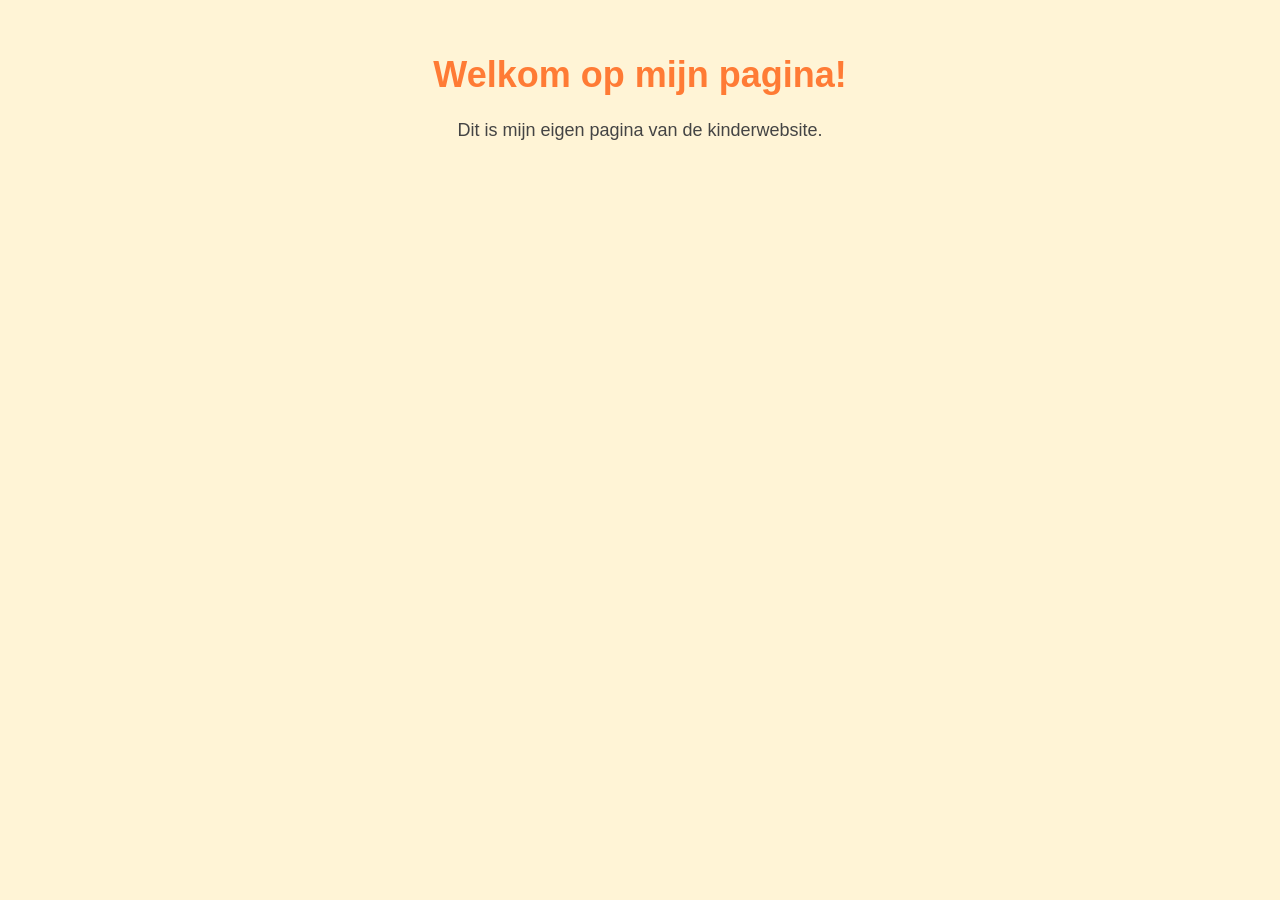
<file: map van Joille/index.html>
<!DOCTYPE html>
<html lang="nl">
<head>
    <meta charset="UTF-8">
    <meta name="viewport" content="width=device-width, initial-scale=1.0">

    <title>Mijn kinderpagina</title>

    <link rel="stylesheet" href="style.css">
</head>
<body>

    <h1>Welkom op mijn pagina!</h1>

    <p>Dit is mijn eigen pagina van de kinderwebsite.</p>

    <script src="script.js"></script>
</body>
</html>
</file>
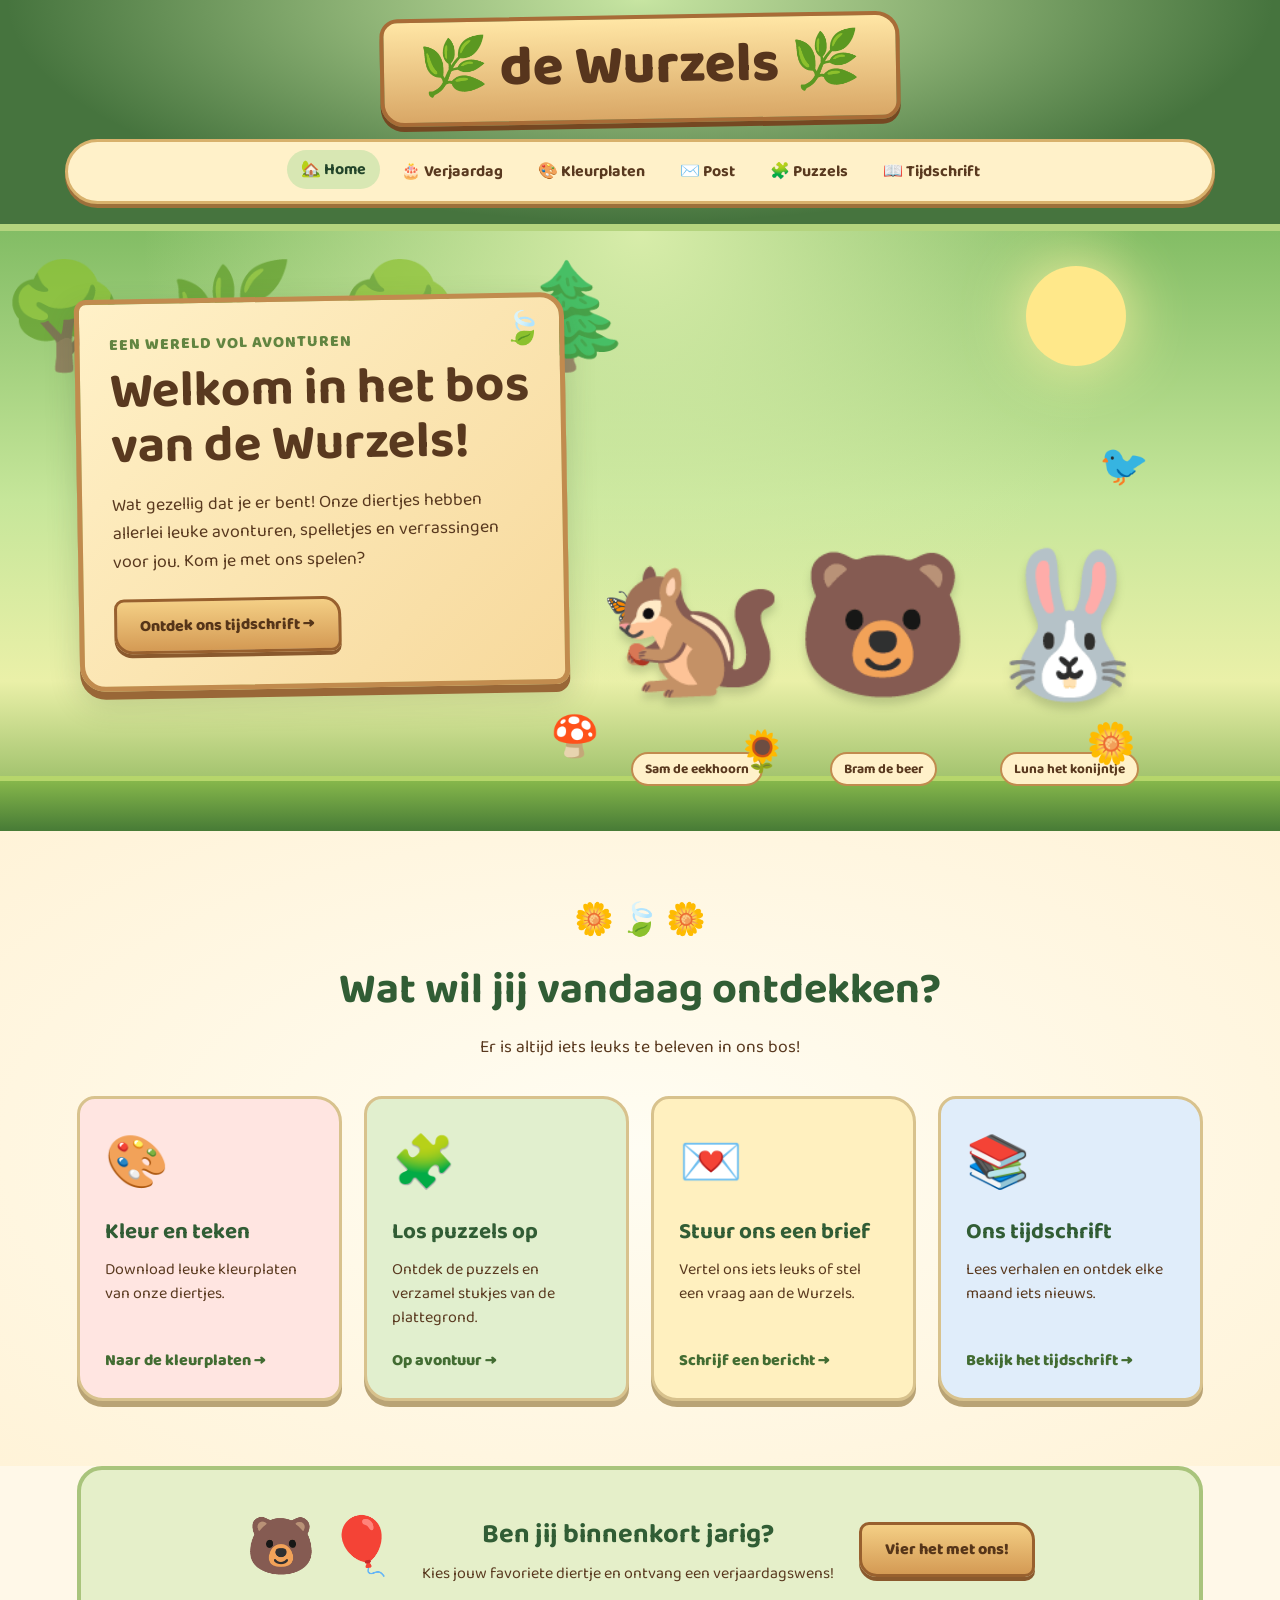
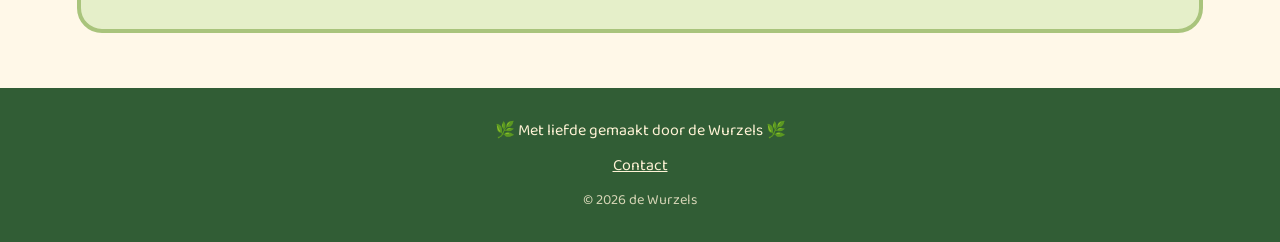
<file: home.html>
<!DOCTYPE html>
<html lang="nl">
<head>
    <meta charset="UTF-8">
    <meta name="viewport" content="width=device-width, initial-scale=1.0">
    <title>de Wurzels - Welkom in ons bos!</title>
    <link rel="stylesheet" href="home.css">
    <script src="home.js" defer></script>
</head>
<body>

    <header class="site-header">
        <a href="home.html" class="logo">🌿 de Wurzels 🌿</a>

        <nav class="navigation" id="navigation">
            <a href="home.html" class="active">🏡 Home</a>
            <a href="verjaardag.html">🎂 Verjaardag</a>
            <a href="Kleurplaten.html">🎨 Kleurplaten</a>
            <a href="map%20van%20Joille/postpagina/postpagina.html">✉️ Post</a>
            <a href="puzzels.html">🧩 Puzzels</a>
            <a href="tijdschriften.html">📖 Tijdschrift</a>
        </nav>

        <button class="menu-toggle" id="menuToggle"
                aria-label="Menu openen" aria-expanded="false">
            ☰
        </button>
    </header>

    <main>
        <section class="hero">
            <div class="sunshine"></div>

            <div class="welcome-sign">
                <span class="leaf">🍃</span>
                <p class="eyebrow">Een wereld vol avonturen</p>
                <h1>Welkom in het bos van de Wurzels!</h1>

                <p class="welcome-text">
                    Wat gezellig dat je er bent!
                    Onze diertjes hebben allerlei leuke avonturen,
                    spelletjes en verrassingen voor jou.
                    Kom je met ons spelen?
                </p>

                <a class="wood-button" href="tijdschriften.html">
                    Ontdek ons tijdschrift →
                </a>
            </div>

            <div class="forest-scene" aria-label="Vrolijke bosdiertjes">
                <div class="bird">🐦</div>
                <div class="butterfly">🦋</div>

                <div class="animal animal-left">
                    <span>🐿️</span>
                    <small>Sam de eekhoorn</small>
                </div>

                <div class="animal animal-center">
                    <span>🐻</span>
                    <small>Bram de beer</small>
                </div>

                <div class="animal animal-right">
                    <span>🐰</span>
                    <small>Luna het konijntje</small>
                </div>

                <div class="mushroom">🍄</div>
                <div class="flower flower-one">🌼</div>
                <div class="flower flower-two">🌻</div>
            </div>

            <div class="grass"></div>
        </section>

        <section class="explore">
            <div class="section-heading">
                <span>🌼 🍃 🌼</span>
                <h2>Wat wil jij vandaag ontdekken?</h2>
                <p>Er is altijd iets leuks te beleven in ons bos!</p>
            </div>

            <div class="feature-grid">
                <a href="Kleurplaten.html" class="feature-card pink">
                    <span class="feature-icon">🎨</span>
                    <h3>Kleur en teken</h3>
                    <p>Download leuke kleurplaten van onze diertjes.</p>
                    <span class="card-link">Naar de kleurplaten →</span>
                </a>

                <a href="puzzels.html" class="feature-card green">
                    <span class="feature-icon">🧩</span>
                    <h3>Los puzzels op</h3>
                    <p>Ontdek de puzzels en verzamel stukjes van de plattegrond.</p>
                    <span class="card-link">Op avontuur →</span>
                </a>

                <a href="map%20van%20Joille/postpagina/postpagina.html" class="feature-card yellow">
                    <span class="feature-icon">💌</span>
                    <h3>Stuur ons een brief</h3>
                    <p>Vertel ons iets leuks of stel een vraag aan de Wurzels.</p>
                    <span class="card-link">Schrijf een bericht →</span>
                </a>

                <a href="tijdschriften.html" class="feature-card blue">
                    <span class="feature-icon">📚</span>
                    <h3>Ons tijdschrift</h3>
                    <p>Lees verhalen en ontdek elke maand iets nieuws.</p>
                    <span class="card-link">Bekijk het tijdschrift →</span>
                </a>
            </div>
        </section>

        <section class="birthday-banner">
            <div class="birthday-animal">🐻 🎈</div>
            <div>
                <h2>Ben jij binnenkort jarig?</h2>
                <p>Kies jouw favoriete diertje en ontvang een verjaardagswens!</p>
            </div>
            <a href="verjaardag.html" class="wood-button">
                Vier het met ons!
            </a>
        </section>
    </main>

    <footer class="site-footer">
        <p>🌿 Met liefde gemaakt door de Wurzels 🌿</p>
        <a href="contact.html">Contact</a>
        <p class="copyright">© 2026 de Wurzels</p>
    </footer>

</body>
</html>
</file>
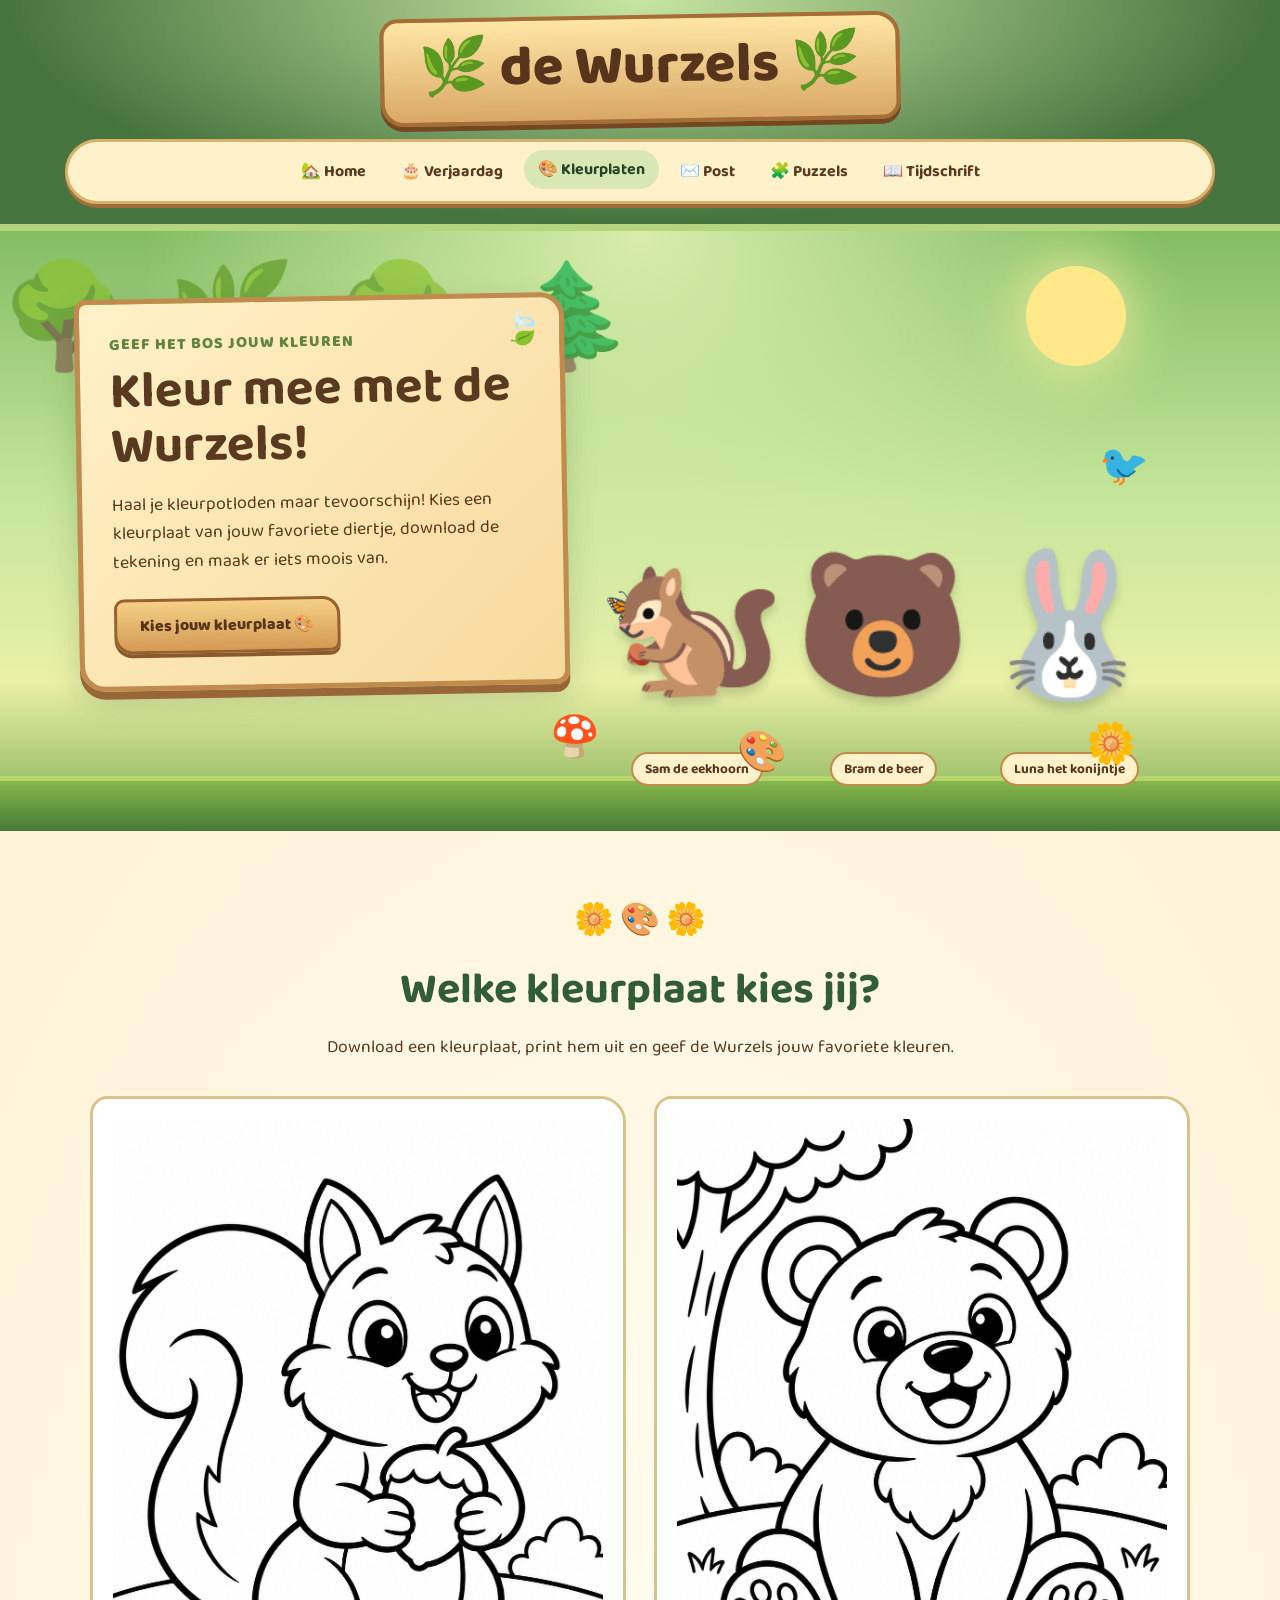
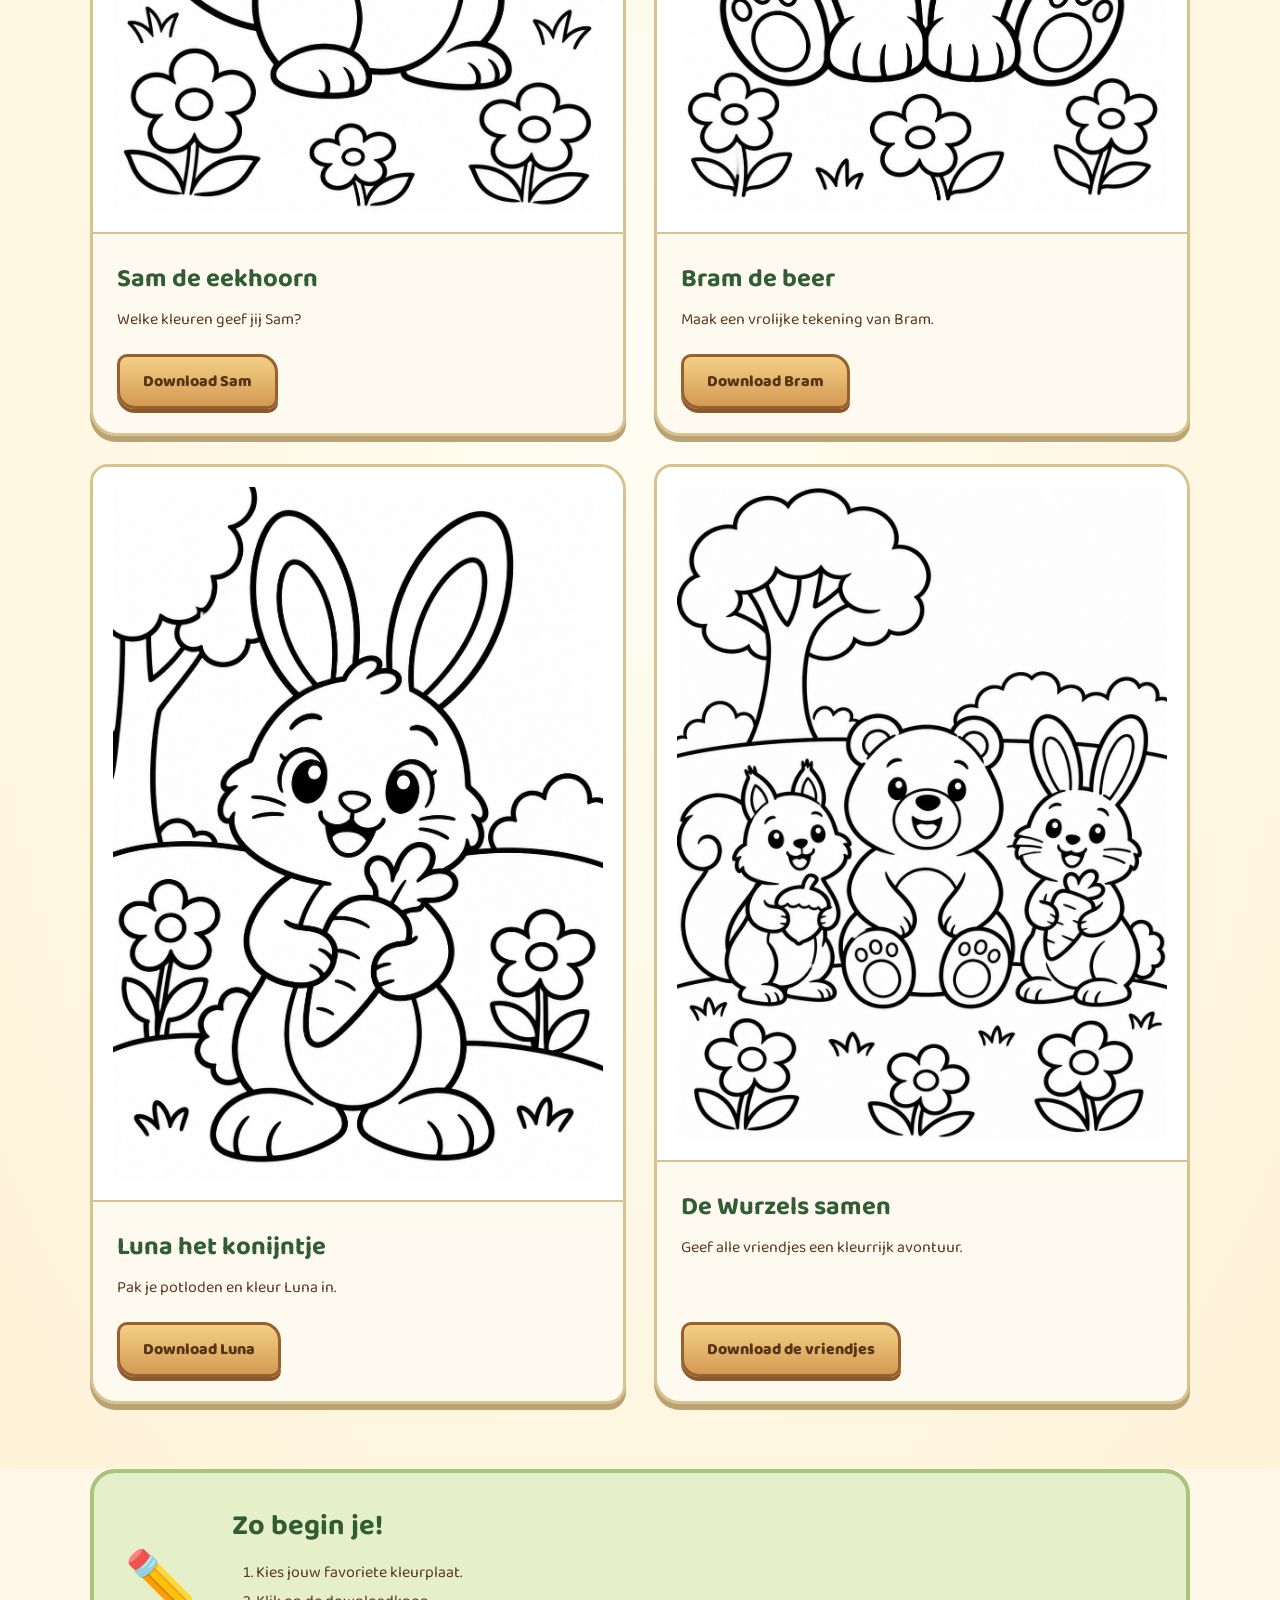
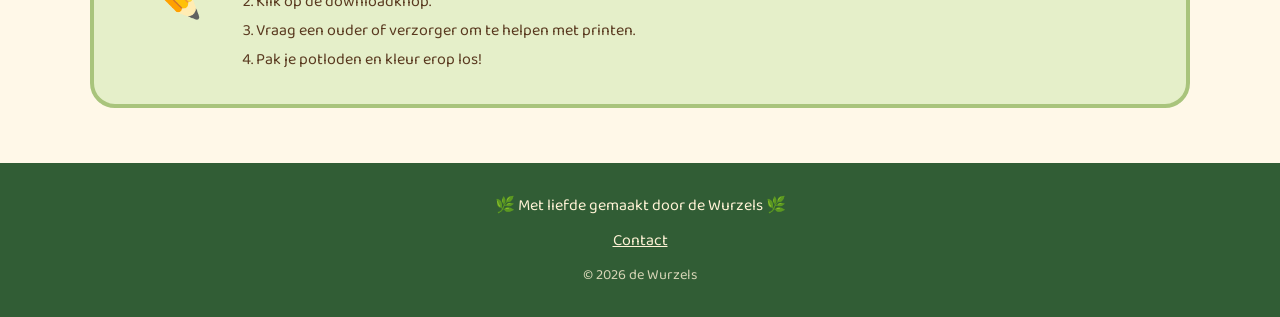
<file: Kleurplaten.html>
<!DOCTYPE html>
<html lang="nl">
<head>
    <meta charset="UTF-8">
    <meta name="viewport" content="width=device-width, initial-scale=1.0">
    <title>Kleurplaten | de Wurzels</title>
 
    <link rel="stylesheet" href="home.css">
    <link rel="stylesheet" href="Kleurplaten.css">
 
    <script src="home.js" defer></script>
</head>
<body>
    <header class="site-header">
        <a href="home.html" class="logo">🌿 de Wurzels 🌿</a>
 
        <button
            type="button"
            class="menu-toggle"
            id="menuToggle"
            aria-label="Menu openen"
            aria-expanded="false"
            aria-controls="navigation"
        >☰</button>
 
        <nav
            class="navigation"
            id="navigation"
            aria-label="Hoofdnavigatie"
        >
            <a href="home.html">🏡 Home</a>
            <a href="verjaardag.html">🎂 Verjaardag</a>
 
            <a
                href="Kleurplaten.html"
                class="active"
                aria-current="page"
            >
                🎨 Kleurplaten
            </a>
 
            <a href="map%20van%20Joille/postpagina/postpagina.html">✉️ Post</a>
            <a href="puzzels.html">🧩 Puzzels</a>
            <a href="tijdschriften.html">📖 Tijdschrift</a>
        </nav>
    </header>
 
    <main>
        <section class="hero" aria-labelledby="kleurplatentitel">
            <div class="sunshine" aria-hidden="true"></div>
 
            <div class="welcome-sign">
                <span class="leaf" aria-hidden="true">🍃</span>
                <p class="eyebrow">Geef het bos jouw kleuren</p>
 
                <h1 id="kleurplatentitel">Kleur mee met de Wurzels!</h1>
 
                <p class="welcome-text">
                    Haal je kleurpotloden maar tevoorschijn!
                    Kies een kleurplaat van jouw favoriete diertje,
                    download de tekening en maak er iets moois van.
                </p>
 
                <a class="wood-button" href="#kleurplaten">
                    Kies jouw kleurplaat 🎨
                </a>
            </div>
 
            <div class="forest-scene">
                <div class="bird" aria-hidden="true">🐦</div>
                <div class="butterfly" aria-hidden="true">🦋</div>
 
                <div class="animal animal-left">
                    <span aria-hidden="true">🐿️</span>
                    <small>Sam de eekhoorn</small>
                </div>
 
                <div class="animal animal-center">
                    <span aria-hidden="true">🐻</span>
                    <small>Bram de beer</small>
                </div>
 
                <div class="animal animal-right">
                    <span aria-hidden="true">🐰</span>
                    <small>Luna het konijntje</small>
                </div>
 
                <div class="mushroom" aria-hidden="true">🍄</div>
                <div class="flower flower-one" aria-hidden="true">🌼</div>
                <div class="flower flower-two" aria-hidden="true">🎨</div>
            </div>
 
            <div class="grass" aria-hidden="true"></div>
        </section>
 
        <section
            class="coloring-page"
            id="kleurplaten"
            aria-labelledby="overzichttitel"
        >
            <div class="section-heading">
                <span aria-hidden="true">🌼 🎨 🌼</span>
                <h2 id="overzichttitel">Welke kleurplaat kies jij?</h2>
 
                <p>
                    Download een kleurplaat, print hem uit
                    en geef de Wurzels jouw favoriete kleuren.
                </p>
            </div>
 
            <div class="coloring-grid">
                <article class="coloring-card">
                    <div class="coloring-image">
                        <img
                            src="kleurplaat-sam.png"
                            alt="Kleurplaat van Sam de eekhoorn"
                            loading="lazy"
                        >
                    </div>
 
                    <div class="coloring-content">
                        <h3>Sam de eekhoorn</h3>
                        <p>Welke kleuren geef jij Sam?</p>
 
                        <a
                            class="wood-button"
                            href="kleurplaat-sam.png"
                            download="kleurplaat-sam.png"
                        >
                            Download Sam
                        </a>
                    </div>
                </article>
 
                <article class="coloring-card">
                    <div class="coloring-image">
                        <img
                            src="kleurplaat-bram.png"
                            alt="Kleurplaat van Bram de beer"
                            loading="lazy"
                        >
                    </div>
 
                    <div class="coloring-content">
                        <h3>Bram de beer</h3>
                        <p>Maak een vrolijke tekening van Bram.</p>
 
                        <a
                            class="wood-button"
                            href="kleurplaat-bram.png"
                            download="kleurplaat-bram.png"
                        >
                            Download Bram
                        </a>
                    </div>
                </article>
 
                <article class="coloring-card">
                    <div class="coloring-image">
                        <img
                            src="kleurplaat-luna.png"
                            alt="Kleurplaat van Luna het konijntje"
                            loading="lazy"
                        >
                    </div>
 
                    <div class="coloring-content">
                        <h3>Luna het konijntje</h3>
                        <p>Pak je potloden en kleur Luna in.</p>
 
                        <a
                            class="wood-button"
                            href="kleurplaat-luna.png"
                            download="kleurplaat-luna.png"
                        >
                            Download Luna
                        </a>
                    </div>
                </article>
 
                <article class="coloring-card">
                    <div class="coloring-image">
                        <img
                            src="kleurplaat-samen.png"
                            alt="Kleurplaat van de Wurzels samen"
                            loading="lazy"
                        >
                    </div>
 
                    <div class="coloring-content">
                        <h3>De Wurzels samen</h3>
                        <p>Geef alle vriendjes een kleurrijk avontuur.</p>
 
                        <a
                            class="wood-button"
                            href="kleurplaat-samen.png"
                            download="kleurplaat-samen.png"
                        >
                            Download de vriendjes
                        </a>
                    </div>
                </article>
            </div>
        </section>
 
        <section class="coloring-help" aria-labelledby="uitlegtitel">
            <span class="help-icon" aria-hidden="true">✏️</span>
 
            <div>
                <h2 id="uitlegtitel">Zo begin je!</h2>
 
                <ol>
                    <li>Kies jouw favoriete kleurplaat.</li>
                    <li>Klik op de downloadknop.</li>
                    <li>Vraag een ouder of verzorger om te helpen met printen.</li>
                    <li>Pak je potloden en kleur erop los!</li>
                </ol>
            </div>
        </section>
    </main>
 
    <footer class="site-footer">
        <p>🌿 Met liefde gemaakt door de Wurzels 🌿</p>
        <a href="contact.html">Contact</a>
        <p class="copyright">© 2026 de Wurzels</p>
    </footer>
</body>
</html>
</file>
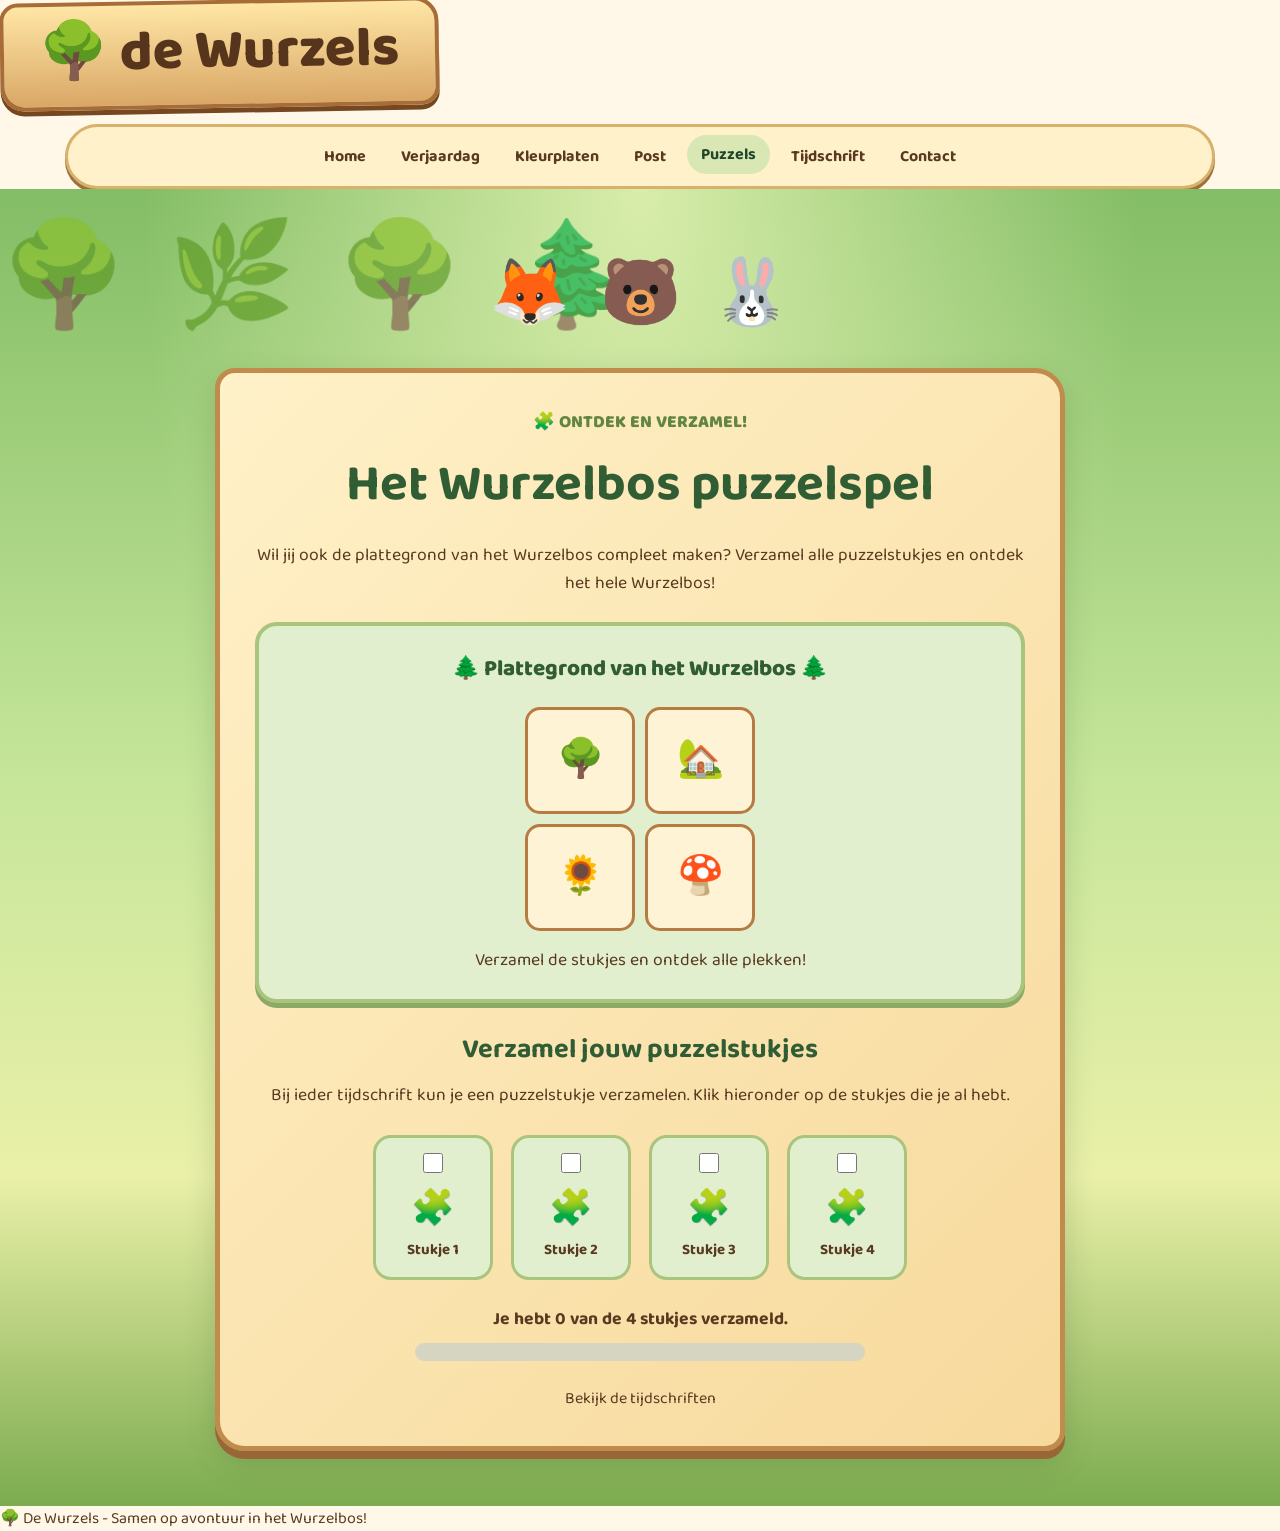
<file: puzzel.html>
<!DOCTYPE html>
<html lang="nl">
<head>
    <meta charset="UTF-8">
    <meta name="viewport" content="width=device-width, initial-scale=1.0">
    <title>Puzzels - de Wurzels</title>
    <link rel="stylesheet" href="puzzels.css">
</head>
<body>

    <header class="header">
        <a href="index.html" class="logo">🌳 de Wurzels</a>

        <nav class="navigation">
            <a href="index.html">Home</a>
            <a href="verjaardag.html">Verjaardag</a>
            <a href="kleurplaten.html">Kleurplaten</a>
            <a href="berichten.html">Post</a>
            <a href="puzzels.html" class="active">Puzzels</a>
            <a href="tijdschriften.html">Tijdschrift</a>
            <a href="contact.html">Contact</a>
        </nav>
    </header>

    <main>
        <section class="hero">
            <div class="animals">
                <span>🦊</span>
                <span>🐻</span>
                <span>🐰</span>
            </div>

            <div class="puzzle-card">
                <div class="small-title">🧩 Ontdek en verzamel!</div>
                <h1>Het Wurzelbos puzzelspel</h1>

                <p>
                    Wil jij ook de plattegrond van het Wurzelbos compleet maken?
                    Verzamel alle puzzelstukjes en ontdek het hele Wurzelbos!
                </p>

                <div class="map">
                    <div class="map-title">🌲 Plattegrond van het Wurzelbos 🌲</div>

                    <div class="map-grid">
                        <div class="map-piece">🌳</div>
                        <div class="map-piece">🏡</div>
                        <div class="map-piece">🌻</div>
                        <div class="map-piece">🍄</div>
                    </div>

                    <p class="map-caption">
                        Verzamel de stukjes en ontdek alle plekken!
                    </p>
                </div>

                <h2>Verzamel jouw puzzelstukjes</h2>
                <p>
                    Bij ieder tijdschrift kun je een puzzelstukje verzamelen.
                    Klik hieronder op de stukjes die je al hebt.
                </p>

                <div class="pieces">
                    <label class="piece">
                        <input type="checkbox" class="puzzle-check">
                        <span>🧩</span>
                        <small>Stukje 1</small>
                    </label>

                    <label class="piece">
                        <input type="checkbox" class="puzzle-check">
                        <span>🧩</span>
                        <small>Stukje 2</small>
                    </label>

                    <label class="piece">
                        <input type="checkbox" class="puzzle-check">
                        <span>🧩</span>
                        <small>Stukje 3</small>
                    </label>

                    <label class="piece">
                        <input type="checkbox" class="puzzle-check">
                        <span>🧩</span>
                        <small>Stukje 4</small>
                    </label>
                </div>

                <div class="progress-area">
                    <p id="progress-text">Je hebt 0 van de 4 stukjes verzameld.</p>
                    <div class="progress-bar">
                        <div id="progress-fill"></div>
                    </div>
                </div>

                <a href="tijdschriften.html" class="button">
                    Bekijk de tijdschriften
                </a>
            </div>
        </section>
    </main>

    <footer>
        <p>🌳 De Wurzels - Samen op avontuur in het Wurzelbos!</p>
    </footer>

    <script src="puzzels.js"></script>
</body>
</html>
</file>
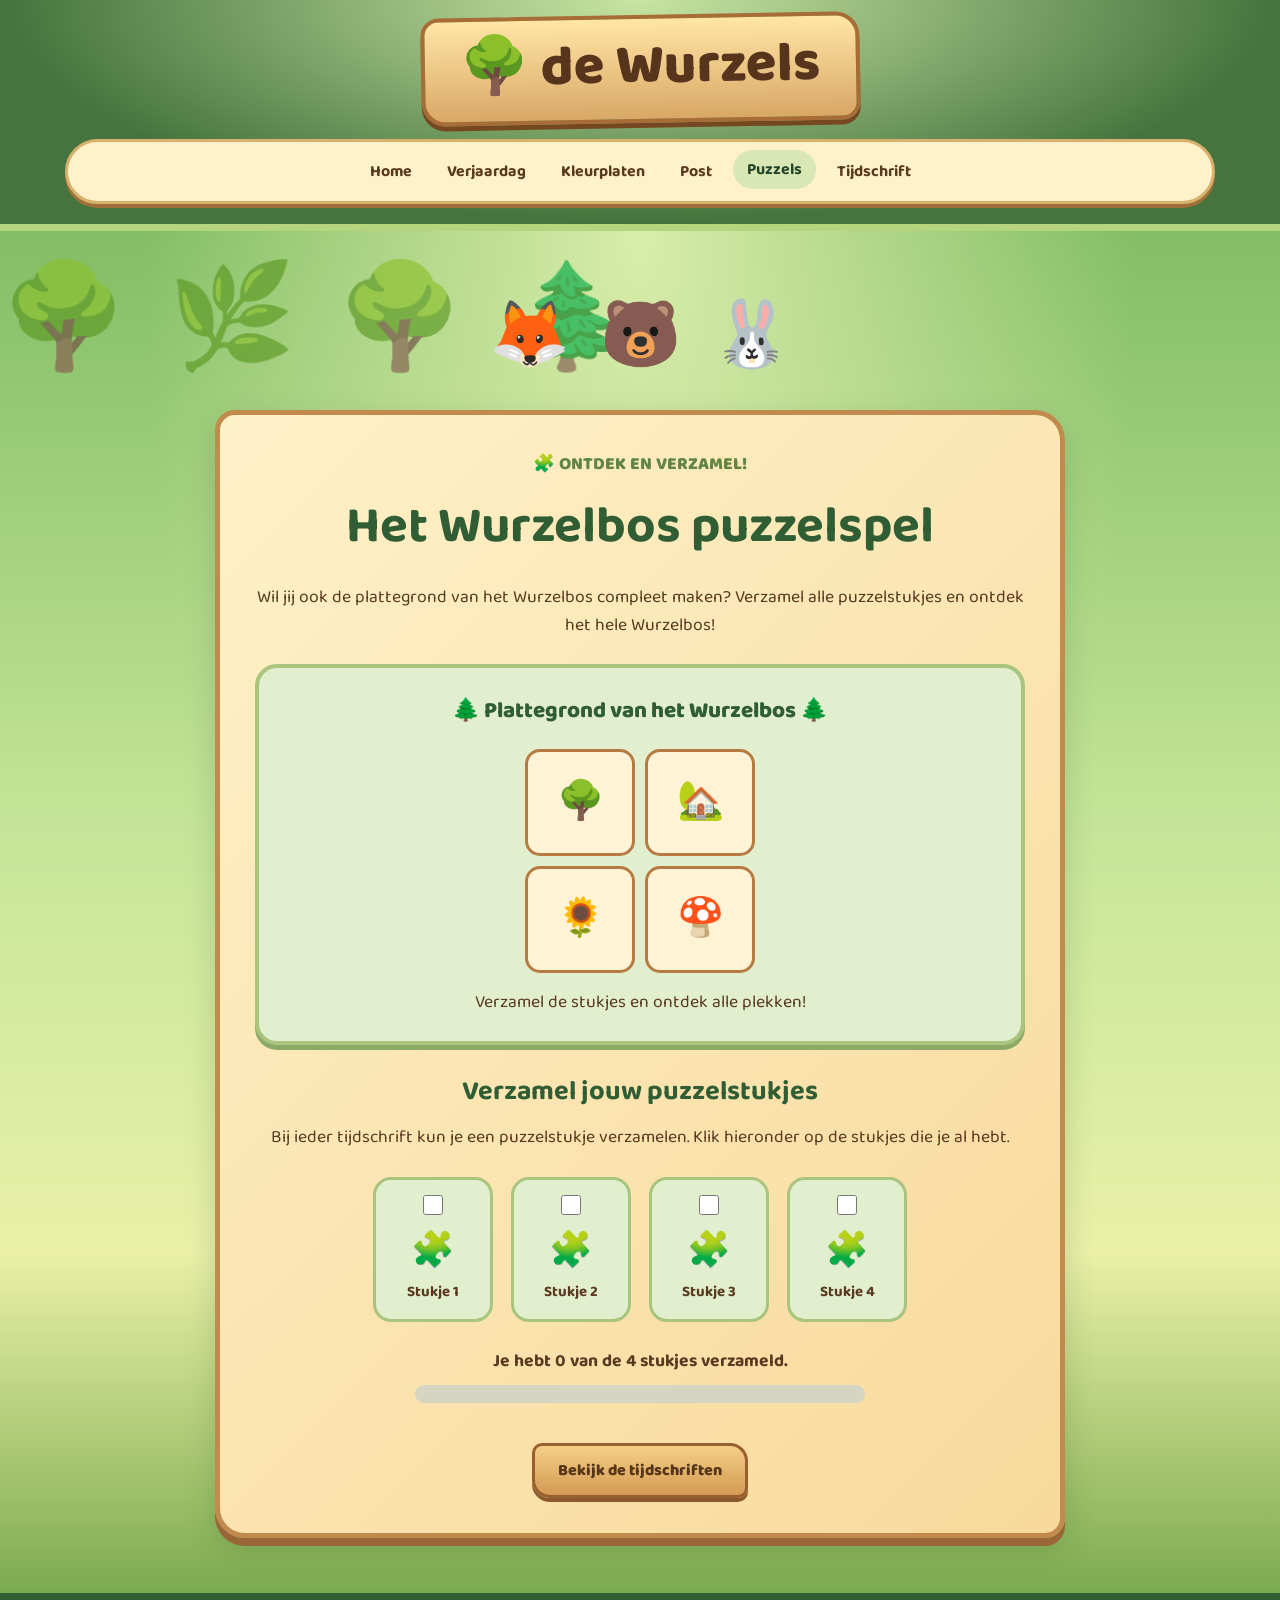
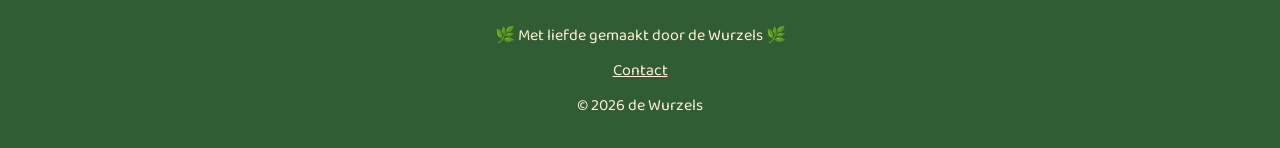
<file: puzzels.html>
<!DOCTYPE html>
<html lang="nl">
<head>
    <meta charset="UTF-8">
    <meta name="viewport" content="width=device-width, initial-scale=1.0">
    <title>Puzzels - de Wurzels</title>
    <link rel="stylesheet" href="puzzels.css">
</head>
<body>

    <header class="site-header">
        <a href="index.html" class="logo">🌳 de Wurzels</a>

        <nav class="navigation">
            <a href="home.html">Home</a>
            <a href="verjaardag.html">Verjaardag</a>
            <a href="kleurplaten.html">Kleurplaten</a>
            <a href="berichten.html">Post</a>
            <a href="puzzels.html" class="active">Puzzels</a>
            <a href="tijdschriften.html">Tijdschrift</a>
        </nav>
    </header>

    <main>
        <section class="hero">
            <div class="animals">
                <span>🦊</span>
                <span>🐻</span>
                <span>🐰</span>
            </div>

            <div class="puzzle-card">
                <div class="small-title">🧩 Ontdek en verzamel!</div>
                <h1>Het Wurzelbos puzzelspel</h1>

                <p>
                    Wil jij ook de plattegrond van het Wurzelbos compleet maken?
                    Verzamel alle puzzelstukjes en ontdek het hele Wurzelbos!
                </p>

                <div class="map">
                    <div class="map-title">🌲 Plattegrond van het Wurzelbos 🌲</div>

                    <div class="map-grid">
                        <div class="map-piece">🌳</div>
                        <div class="map-piece">🏡</div>
                        <div class="map-piece">🌻</div>
                        <div class="map-piece">🍄</div>
                    </div>

                    <p class="map-caption">
                        Verzamel de stukjes en ontdek alle plekken!
                    </p>
                </div>

                <h2>Verzamel jouw puzzelstukjes</h2>
                <p>
                    Bij ieder tijdschrift kun je een puzzelstukje verzamelen.
                    Klik hieronder op de stukjes die je al hebt.
                </p>

                <div class="pieces">
                    <label class="piece">
                        <input type="checkbox" class="puzzle-check">
                        <span>🧩</span>
                        <small>Stukje 1</small>
                    </label>

                    <label class="piece">
                        <input type="checkbox" class="puzzle-check">
                        <span>🧩</span>
                        <small>Stukje 2</small>
                    </label>

                    <label class="piece">
                        <input type="checkbox" class="puzzle-check">
                        <span>🧩</span>
                        <small>Stukje 3</small>
                    </label>

                    <label class="piece">
                        <input type="checkbox" class="puzzle-check">
                        <span>🧩</span>
                        <small>Stukje 4</small>
                    </label>
                </div>

                <div class="progress-area">
                    <p id="progress-text">Je hebt 0 van de 4 stukjes verzameld.</p>
                    <div class="progress-bar">
                        <div id="progress-fill"></div>
                    </div>
                </div>

                <a href="tijdschriften.html" class="wood-button">
                    Bekijk de tijdschriften
                </a>
            </div>
        </section>
    </main>

    <footer class="site-footer">
        <p>🌿 Met liefde gemaakt door de Wurzels 🌿</p>
        <a href="contact.html">Contact</a>
        <p class="copyright">© 2026 de Wurzels</p>
    </footer>

    <script src="puzzels.js"></script>
</body>
</html>
</file>
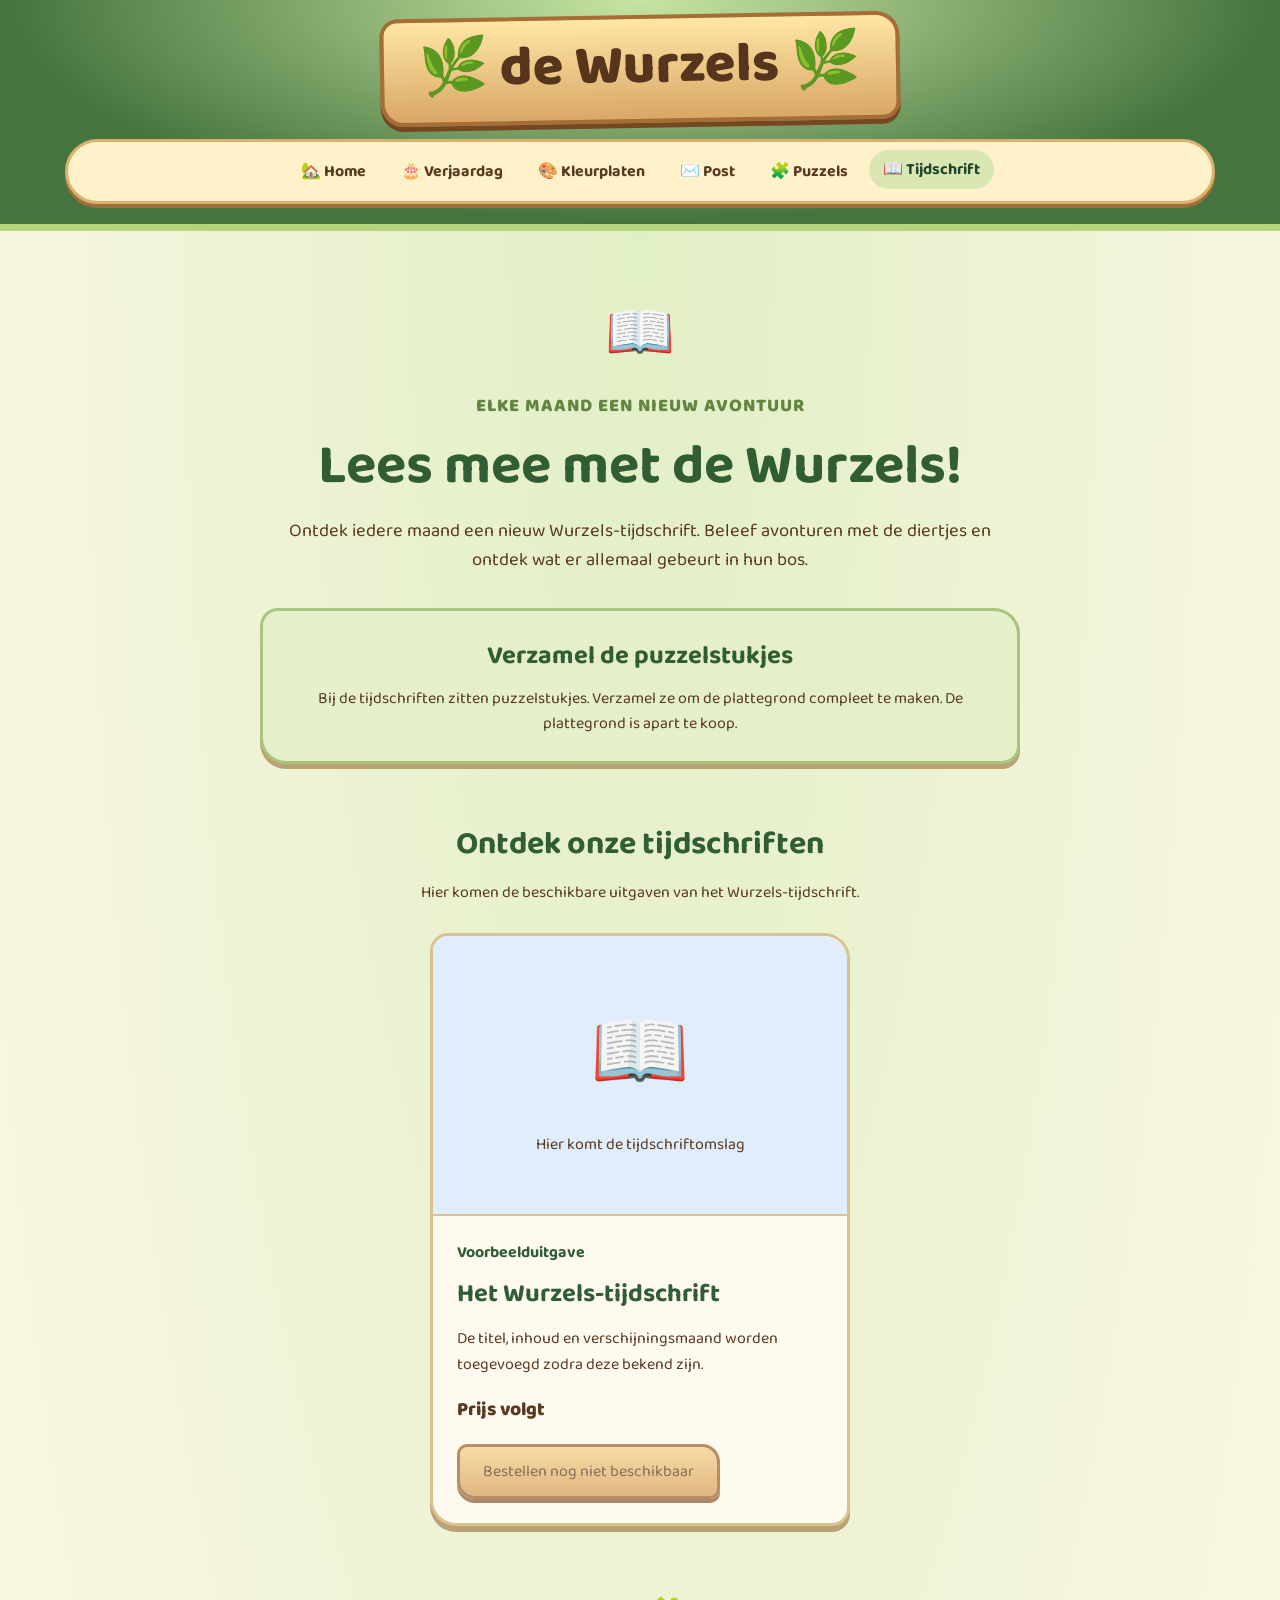
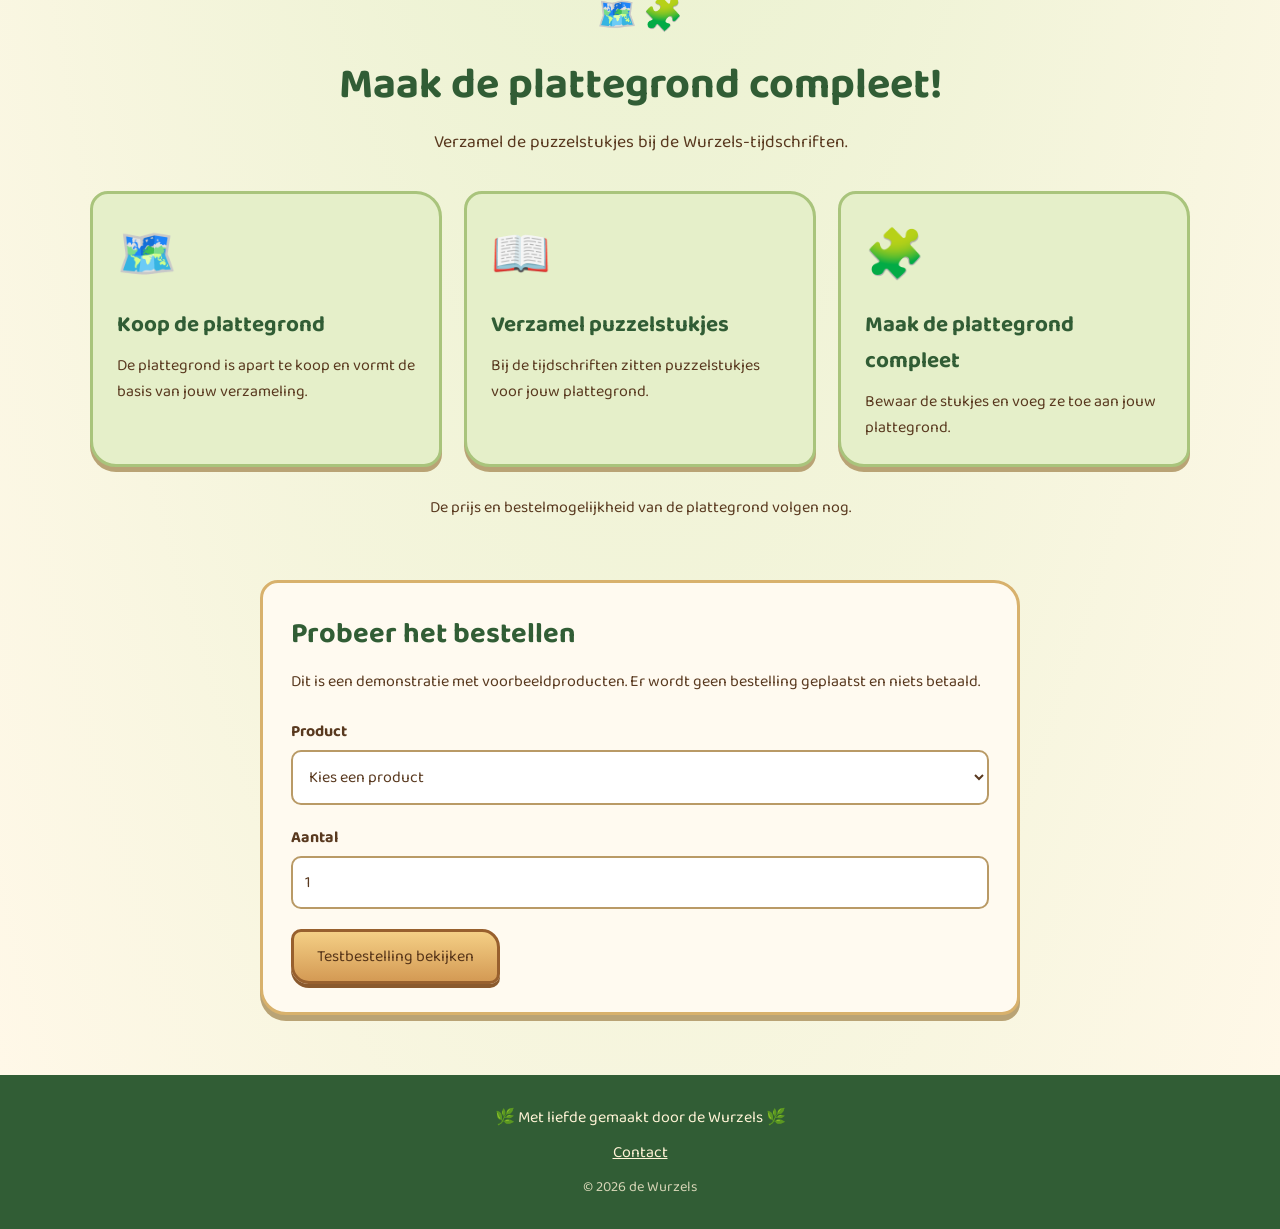
<file: tijdschriften.html>
<!DOCTYPE html>
<html lang="nl">
<head>
    <meta charset="UTF-8">
    <meta name="viewport" content="width=device-width, initial-scale=1.0">
    <title>Tijdschrift | de Wurzels</title>

    <link rel="stylesheet" href="home.css">
    <link rel="stylesheet" href="tijdschriften.css">

    <script src="home.js" defer></script>
    <script src="tijdschriften.js" defer></script>
</head>
<body>
    <header class="site-header">
        <a href="home.html" class="logo">🌿 de Wurzels 🌿</a>

        <button
            type="button"
            class="menu-toggle"
            id="menuToggle"
            aria-label="Menu openen"
            aria-expanded="false"
            aria-controls="navigation"
        >☰</button>

        <nav
            class="navigation"
            id="navigation"
            aria-label="Hoofdnavigatie"
        >
            <a href="home.html">🏡 Home</a>
            <a href="verjaardag.html">🎂 Verjaardag</a>
            <a href="Kleurplaten.html">🎨 Kleurplaten</a>
            <a href="map%20van%20Joille/postpagina/postpagina.html">✉️ Post</a>
            <a href="puzzels.html">🧩 Puzzels</a>

            <a
                href="tijdschriften.html"
                class="active"
                aria-current="page"
            >
                📖 Tijdschrift
            </a>
        </nav>
    </header>

    <main class="tijdschrift-pagina">
        <section
            class="tijdschrift-intro"
            aria-labelledby="tijdschrifttitel"
        >
            <span class="tijdschrift-icoon" aria-hidden="true">📖</span>

            <p class="eyebrow">Elke maand een nieuw avontuur</p>

            <h1 id="tijdschrifttitel">Lees mee met de Wurzels!</h1>

            <p>
                Ontdek iedere maand een nieuw Wurzels-tijdschrift.
                Beleef avonturen met de diertjes en ontdek
                wat er allemaal gebeurt in hun bos.
            </p>

            <div class="tijdschrift-uitleg">
                <h2>Verzamel de puzzelstukjes</h2>

                <p>
                    Bij de tijdschriften zitten puzzelstukjes.
                    Verzamel ze om de plattegrond compleet te maken.
                    De plattegrond is apart te koop.
                </p>
            </div>
        </section>

        <section
            class="tijdschrift-overzicht"
            aria-labelledby="overzichttitel"
        >
            <h2 id="overzichttitel">Ontdek onze tijdschriften</h2>

            <p class="overzicht-uitleg">
                Hier komen de beschikbare uitgaven
                van het Wurzels-tijdschrift.
            </p>

            <div class="tijdschrift-grid">
                <article class="tijdschrift-kaart">
                    <div class="omslag-placeholder">
                        <span aria-hidden="true">📖</span>
                        <p>Hier komt de tijdschriftomslag</p>
                    </div>

                    <div class="tijdschrift-inhoud">
                        <p class="uitgave-label">Voorbeelduitgave</p>
                        <h3>Het Wurzels-tijdschrift</h3>

                        <p>
                            De titel, inhoud en verschijningsmaand
                            worden toegevoegd zodra deze bekend zijn.
                        </p>

                        <p class="tijdschrift-prijs">Prijs volgt</p>

                        <button
                            class="wood-button"
                            type="button"
                            disabled
                        >
                            Bestellen nog niet beschikbaar
                        </button>
                    </div>
                </article>
            </div>
        </section>

        <section class="verzamelplan" aria-labelledby="verzameltitel">
            <div class="section-heading">
                <span aria-hidden="true">🗺️ 🧩</span>

                <h2 id="verzameltitel">
                    Maak de plattegrond compleet!
                </h2>

                <p>
                    Verzamel de puzzelstukjes
                    bij de Wurzels-tijdschriften.
                </p>
            </div>

            <ol class="verzamelstappen">
                <li>
                    <span class="stap-icoon" aria-hidden="true">🗺️</span>

                    <h3>Koop de plattegrond</h3>

                    <p>
                        De plattegrond is apart te koop en vormt
                        de basis van jouw verzameling.
                    </p>
                </li>

                <li>
                    <span class="stap-icoon" aria-hidden="true">📖</span>

                    <h3>Verzamel puzzelstukjes</h3>

                    <p>
                        Bij de tijdschriften zitten puzzelstukjes
                        voor jouw plattegrond.
                    </p>
                </li>

                <li>
                    <span class="stap-icoon" aria-hidden="true">🧩</span>

                    <h3>Maak de plattegrond compleet</h3>

                    <p>
                        Bewaar de stukjes en voeg ze toe
                        aan jouw plattegrond.
                    </p>
                </li>
            </ol>

            <p class="plattegrond-status">
                De prijs en bestelmogelijkheid
                van de plattegrond volgen nog.
            </p>
        </section>

        <section class="bestellen" aria-labelledby="besteltitel">
            <h2 id="besteltitel">Probeer het bestellen</h2>

            <p id="besteluitleg">
                Dit is een demonstratie met voorbeeldproducten.
                Er wordt geen bestelling geplaatst en niets betaald.
            </p>

            <form
                id="bestelformulier"
                aria-describedby="besteluitleg"
            >
                <div class="bestelveld">
                    <label for="product">Product</label>

                    <select id="product" name="product" required>
                        <option value="">Kies een product</option>

                        <option value="tijdschrift">
                            Wurzels-tijdschrift — voorbeeld
                        </option>

                        <option value="plattegrond">
                            Verzamelplattegrond — voorbeeld
                        </option>
                    </select>
                </div>

                <div class="bestelveld">
                    <label for="aantal">Aantal</label>

                    <input
                        type="number"
                        id="aantal"
                        name="aantal"
                        min="1"
                        max="10"
                        step="1"
                        value="1"
                        required
                    >
                </div>

                <button
                    class="wood-button"
                    id="bestelknop"
                    type="submit"
                    disabled
                >
                    Testbestelling bekijken
                </button>

                <p id="bestelmelding" role="status"></p>
            </form>

            <noscript>
                <p>
                    Zet JavaScript aan om de testbestelling te bekijken.
                </p>
            </noscript>
        </section>
    </main>

    <footer class="site-footer">
        <p>🌿 Met liefde gemaakt door de Wurzels 🌿</p>
        <a href="contact.html">Contact</a>
        <p class="copyright">© 2026 de Wurzels</p>
    </footer>
</body>
</html>
</file>
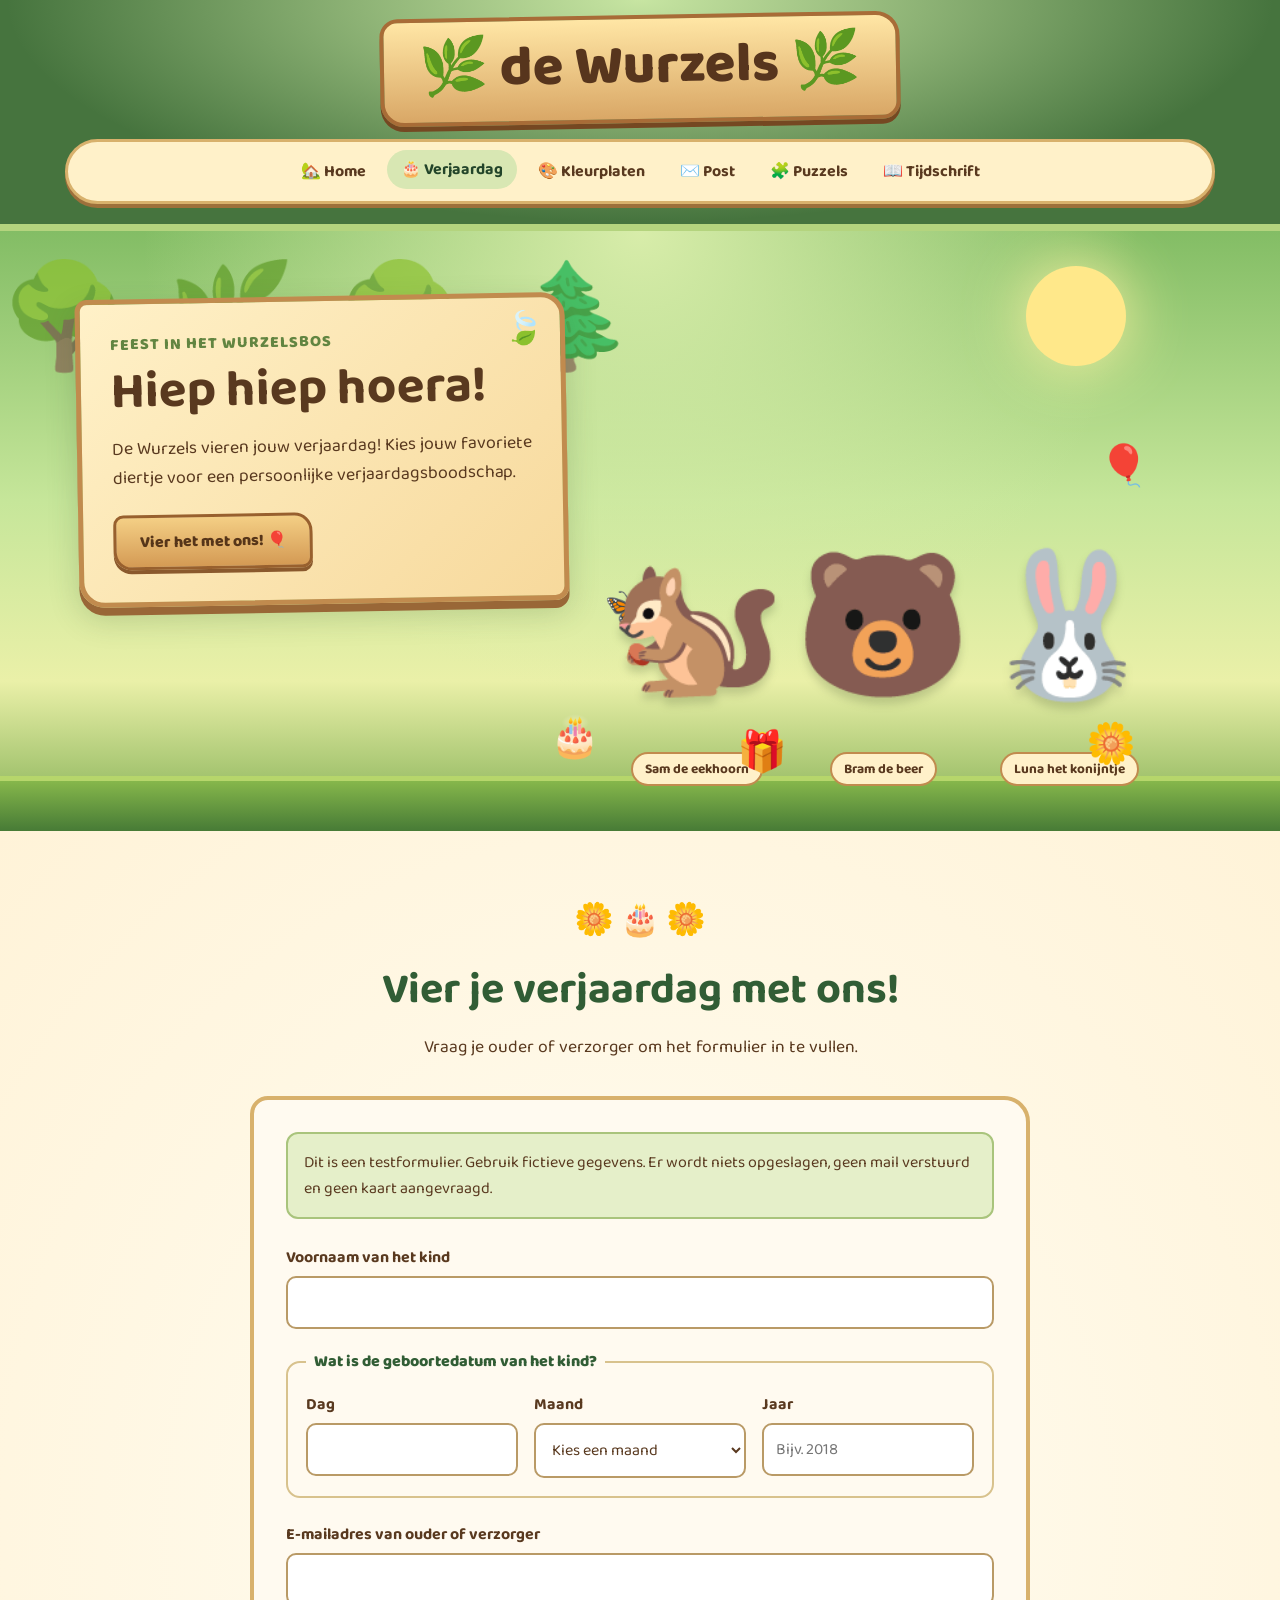
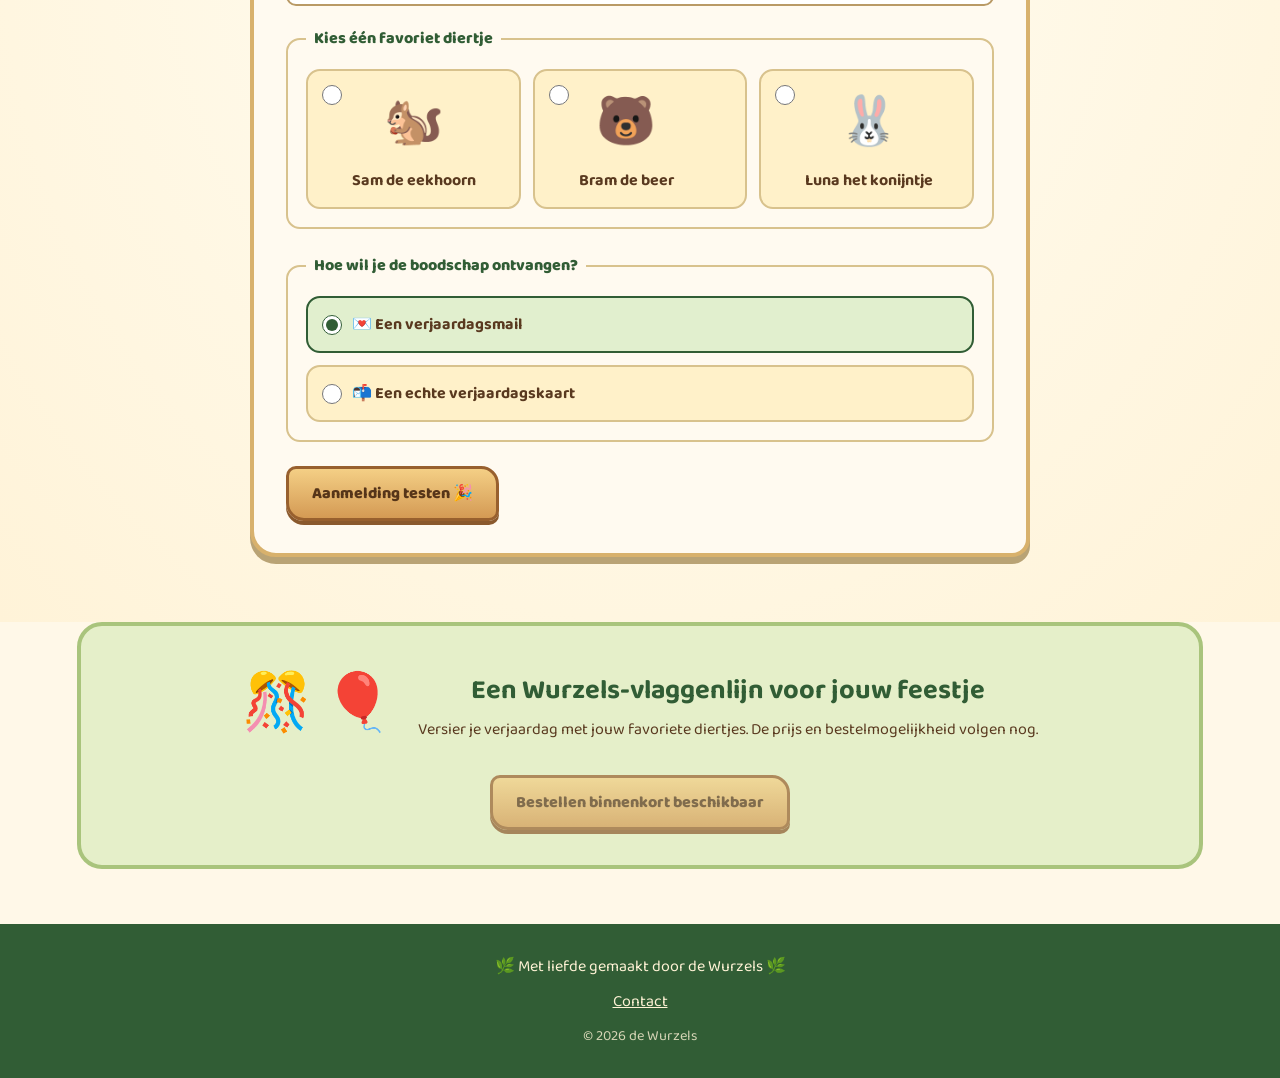
<file: verjaardag.html>
<!DOCTYPE html>
<html lang="nl">
<head>
    <meta charset="UTF-8">
    <meta name="viewport" content="width=device-width, initial-scale=1.0">
    <title>Verjaardag | de Wurzels</title>

    <link rel="stylesheet" href="style.css">
    <script src="script.js" defer></script>
</head>
<body>
    <header class="site-header">
        <a href="home.html" class="logo">🌿 de Wurzels 🌿</a>

        <button
            type="button"
            class="menu-toggle"
            id="menuToggle"
            aria-label="Menu openen"
            aria-expanded="false"
            aria-controls="navigation"
        >☰</button>

        <nav class="navigation" id="navigation" aria-label="Hoofdnavigatie">
            <a href="home.html">🏡 Home</a>

            <a href="verjaardag.html" class="active" aria-current="page">
                🎂 Verjaardag
            </a>

            <a href="Kleurplaten.html">🎨 Kleurplaten</a>
            <a href="map%20van%20Joille/postpagina/postpagina.html">✉️ Post</a>
            <a href="puzzels.html">🧩 Puzzels</a>
            <a href="tijdschriften.html">📖 Tijdschrift</a>
        </nav>
    </header>

    <main>
        <section class="hero" aria-labelledby="verjaardagstitel">
            <div class="sunshine" aria-hidden="true"></div>

            <div class="welcome-sign">
                <span class="leaf" aria-hidden="true">🍃</span>
                <p class="eyebrow">Feest in het Wurzelsbos</p>

                <h1 id="verjaardagstitel">Hiep hiep hoera!</h1>

                <p class="welcome-text">
                    De Wurzels vieren jouw verjaardag!
                    Kies jouw favoriete diertje voor een persoonlijke
                    verjaardagsboodschap.
                </p>

                <a class="wood-button" href="#aanmelden">
                    Vier het met ons! 🎈
                </a>
            </div>

            <div class="forest-scene">
                <div class="bird" aria-hidden="true">🎈</div>
                <div class="butterfly" aria-hidden="true">🦋</div>

                <div class="animal animal-left">
                    <span aria-hidden="true">🐿️</span>
                    <small>Sam de eekhoorn</small>
                </div>

                <div class="animal animal-center">
                    <span aria-hidden="true">🐻</span>
                    <small>Bram de beer</small>
                </div>

                <div class="animal animal-right">
                    <span aria-hidden="true">🐰</span>
                    <small>Luna het konijntje</small>
                </div>

                <div class="mushroom" aria-hidden="true">🎂</div>
                <div class="flower flower-one" aria-hidden="true">🌼</div>
                <div class="flower flower-two" aria-hidden="true">🎁</div>
            </div>

            <div class="grass" aria-hidden="true"></div>
        </section>

        <section
            class="aanmeldgedeelte"
            id="aanmelden"
            aria-labelledby="aanmeldtitel"
        >
            <div class="section-heading">
                <span aria-hidden="true">🌼 🎂 🌼</span>
                <h2 id="aanmeldtitel">Vier je verjaardag met ons!</h2>
                <p>Vraag je ouder of verzorger om het formulier in te vullen.</p>
            </div>

            <div class="formulierkaart">
                <p class="testbericht" id="testuitleg">
                    Dit is een testformulier. Gebruik fictieve gegevens.
                    Er wordt niets opgeslagen, geen mail verstuurd
                    en geen kaart aangevraagd.
                </p>

                <noscript>
                    <p class="testbericht">
                        Zet JavaScript aan om het formulier te testen.
                    </p>
                </noscript>

                <form id="verjaardagsformulier" aria-describedby="testuitleg">
                    <div class="formulierveld">
                        <label for="voornaam">Voornaam van het kind</label>
                        <input
                            type="text"
                            id="voornaam"
                            name="voornaam"
                            maxlength="50"
                            required
                        >
                    </div>

                    <fieldset>
                        <legend>Wat is de geboortedatum van het kind?</legend>

                        <div class="datumvelden geboortedatum">
                            <div class="formulierveld">
                                <label for="geboortedag">Dag</label>
                                <input
                                    type="number"
                                    id="geboortedag"
                                    name="geboortedag"
                                    min="1"
                                    max="31"
                                    step="1"
                                    required
                                >
                            </div>

                            <div class="formulierveld">
                                <label for="geboortemaand">Maand</label>
                                <select
                                    id="geboortemaand"
                                    name="geboortemaand"
                                    required
                                >
                                    <option value="">Kies een maand</option>
                                    <option value="1">Januari</option>
                                    <option value="2">Februari</option>
                                    <option value="3">Maart</option>
                                    <option value="4">April</option>
                                    <option value="5">Mei</option>
                                    <option value="6">Juni</option>
                                    <option value="7">Juli</option>
                                    <option value="8">Augustus</option>
                                    <option value="9">September</option>
                                    <option value="10">Oktober</option>
                                    <option value="11">November</option>
                                    <option value="12">December</option>
                                </select>
                            </div>

                            <div class="formulierveld">
                                <label for="geboortejaar">Jaar</label>
                                <input
                                    type="number"
                                    id="geboortejaar"
                                    name="geboortejaar"
                                    min="1900"
                                    step="1"
                                    placeholder="Bijv. 2018"
                                    required
                                >
                            </div>
                        </div>
                    </fieldset>

                    <div class="formulierveld">
                        <label for="email">
                            E-mailadres van ouder of verzorger
                        </label>
                        <input
                            type="email"
                            id="email"
                            name="email"
                            autocomplete="email"
                            required
                        >
                    </div>

                    <fieldset>
                        <legend>Kies één favoriet diertje</legend>

                        <div class="dieren">
                            <label class="keuze dieroptie">
                                <input
                                    type="radio"
                                    name="diertje"
                                    value="sam"
                                    required
                                >
                                <span>
                                    <span class="dier-emoji" aria-hidden="true">
                                        🐿️
                                    </span>
                                    Sam de eekhoorn
                                </span>
                            </label>

                            <label class="keuze dieroptie">
                                <input type="radio" name="diertje" value="bram">
                                <span>
                                    <span class="dier-emoji" aria-hidden="true">
                                        🐻
                                    </span>
                                    Bram de beer
                                </span>
                            </label>

                            <label class="keuze dieroptie">
                                <input type="radio" name="diertje" value="luna">
                                <span>
                                    <span class="dier-emoji" aria-hidden="true">
                                        🐰
                                    </span>
                                    Luna het konijntje
                                </span>
                            </label>
                        </div>
                    </fieldset>

                    <fieldset>
                        <legend>Hoe wil je de boodschap ontvangen?</legend>

                        <div class="bezorgkeuzes">
                            <label class="keuze">
                                <input
                                    type="radio"
                                    name="bezorging"
                                    value="email"
                                    checked
                                >
                                <span>💌 Een verjaardagsmail</span>
                            </label>

                            <label class="keuze">
                                <input
                                    type="radio"
                                    name="bezorging"
                                    value="kaart"
                                >
                                <span>📬 Een echte verjaardagskaart</span>
                            </label>
                        </div>
                    </fieldset>

                    <fieldset id="adresvelden" hidden disabled>
                        <legend>Waar mag de kaart naartoe?</legend>

                        <div class="formulierveld">
                            <label for="ontvanger">Naam van de ontvanger</label>
                            <input
                                type="text"
                                id="ontvanger"
                                name="ontvanger"
                                required
                            >
                        </div>

                        <div class="formulierveld">
                            <label for="straat">Straat en huisnummer</label>
                            <input
                                type="text"
                                id="straat"
                                name="straat"
                                autocomplete="address-line1"
                                required
                            >
                        </div>

                        <div class="datumvelden">
                            <div class="formulierveld">
                                <label for="postcode">Postcode</label>
                                <input
                                    type="text"
                                    id="postcode"
                                    name="postcode"
                                    autocomplete="postal-code"
                                    required
                                >
                            </div>

                            <div class="formulierveld">
                                <label for="woonplaats">Woonplaats</label>
                                <input
                                    type="text"
                                    id="woonplaats"
                                    name="woonplaats"
                                    autocomplete="address-level2"
                                    required
                                >
                            </div>
                        </div>
                    </fieldset>

                    <button
                        class="wood-button"
                        id="testknop"
                        type="submit"
                        disabled
                    >
                        Aanmelding testen 🎉
                    </button>

                    <p id="formuliermelding" role="status"></p>
                </form>
            </div>
        </section>

        <section class="birthday-banner" aria-labelledby="vlaggenlijntitel">
            <div class="birthday-animal" aria-hidden="true">🎊 🎈</div>

            <div>
                <h2 id="vlaggenlijntitel">
                    Een Wurzels-vlaggenlijn voor jouw feestje
                </h2>

                <p>
                    Versier je verjaardag met jouw favoriete diertjes.
                    De prijs en bestelmogelijkheid volgen nog.
                </p>
            </div>

            <button class="wood-button" type="button" disabled>
                Bestellen binnenkort beschikbaar
            </button>
        </section>
    </main>

    <footer class="site-footer">
        <p>🌿 Met liefde gemaakt door de Wurzels 🌿</p>
        <a href="contact.html">Contact</a>
        <p class="copyright">© 2026 de Wurzels</p>
    </footer>
</body>
</html>
</file>
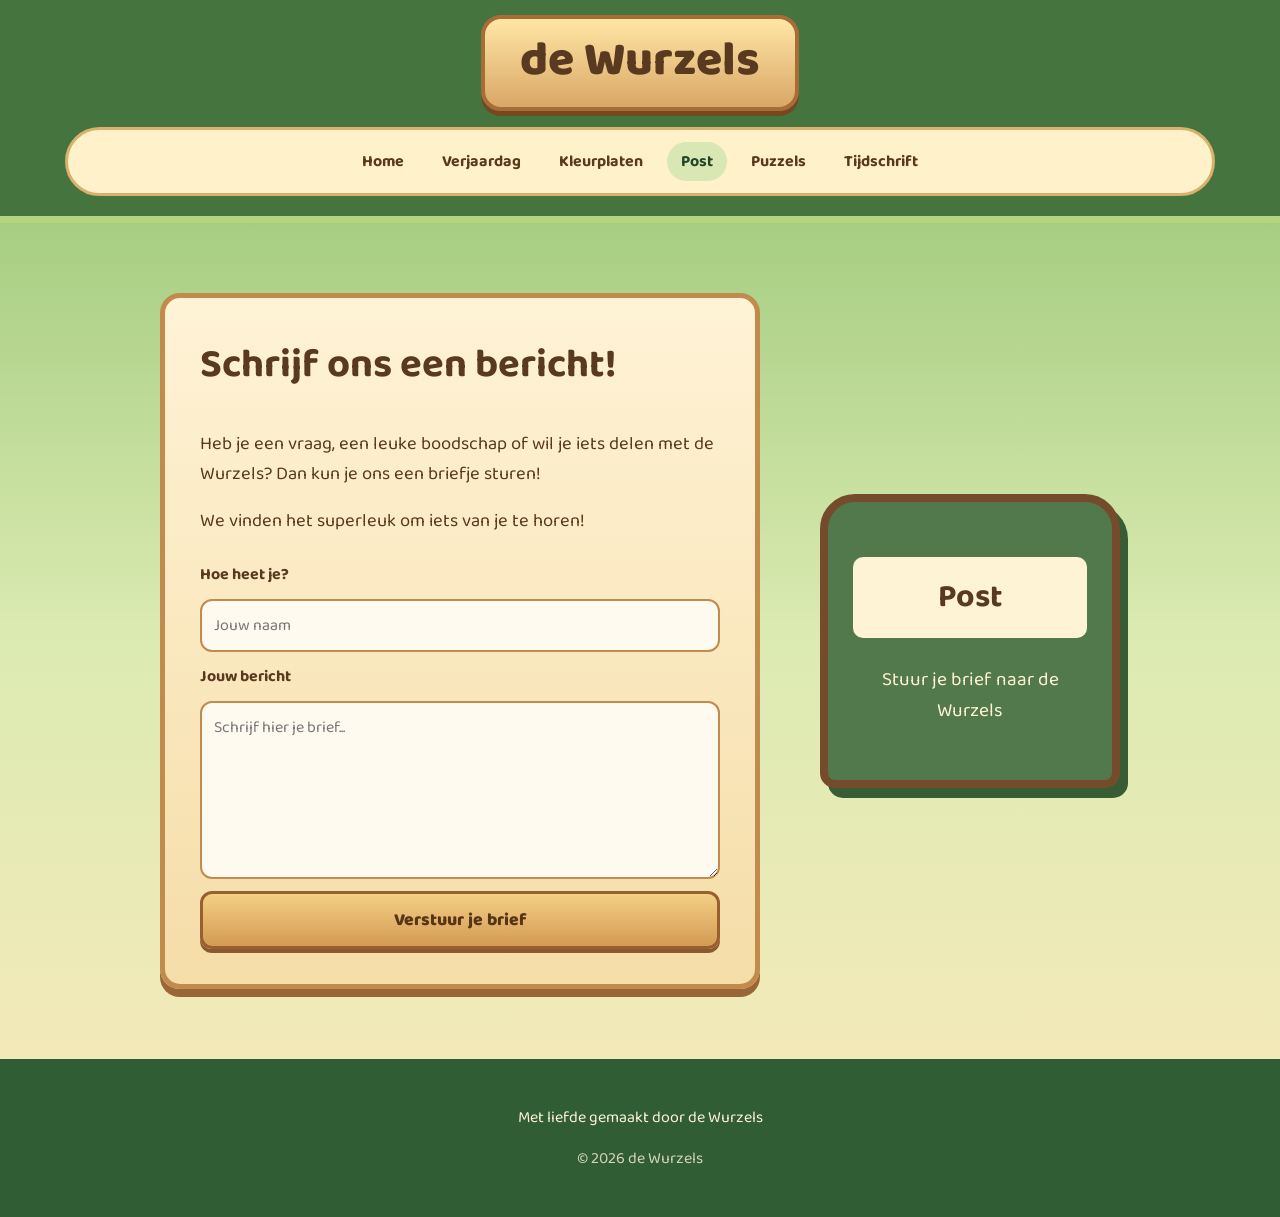
<file: map van Joille/postpagina.html>
<!DOCTYPE html>
<html lang="nl">
<head>
    <meta charset="UTF-8">
    <meta name="viewport" content="width=device-width, initial-scale=1.0">
    <title>Postpagina</title>
    <link rel="stylesheet" href="postpagina.css">
<!-- HTML-bestand maakt gebruik van de opmaak uit postpagina.css -->
</head>
    <body>

    <header class="site-header">
        <div class="logo">de Wurzels</div>

        <nav class="navigation">
            <a href="../index.html">Home</a>
            <a href="#">Verjaardag</a>
            <a href="#">Kleurplaten</a>
            <a href="#" class="active">Post</a>
            <a href="#">Puzzels</a>
            <a href="#">Tijdschrift</a>
        </nav>
    </header>

    <main class="postpagina">

        <section class="post-inhoud">

            <div class="brief-kaart">
                <h1>Schrijf ons een bericht!</h1>

                <p>
                    Heb je een vraag, een leuke boodschap
                    of wil je iets delen met de Wurzels?
                    Dan kun je ons een briefje sturen!
                </p>

                <p>
                    We vinden het superleuk om iets
                    van je te horen!
                </p>

                <form id="post-formulier">

                    <label for="naam">Hoe heet je?</label>
                    <input
                        type="text"
                        id="naam"
                        placeholder="Jouw naam"
                        required
                    >

                    <label for="bericht">Jouw bericht</label>
                    <textarea
                        id="bericht"
                        placeholder="Schrijf hier je brief..."
                        rows="6"
                        required
                    ></textarea>

                    <button type="submit" class="wood-button">
                        Verstuur je brief
                    </button>

                </form>
            </div>

            <div class="brievenbus">
                <h2>Post</h2>
                <p>Stuur je brief naar de Wurzels</p>
            </div>

        </section>

    </main>

    <footer class="site-footer">
        <p>Met liefde gemaakt door de Wurzels</p>
        <p class="copyright">© 2026 de Wurzels</p>
    </footer>

    </body>
</html>
</file>
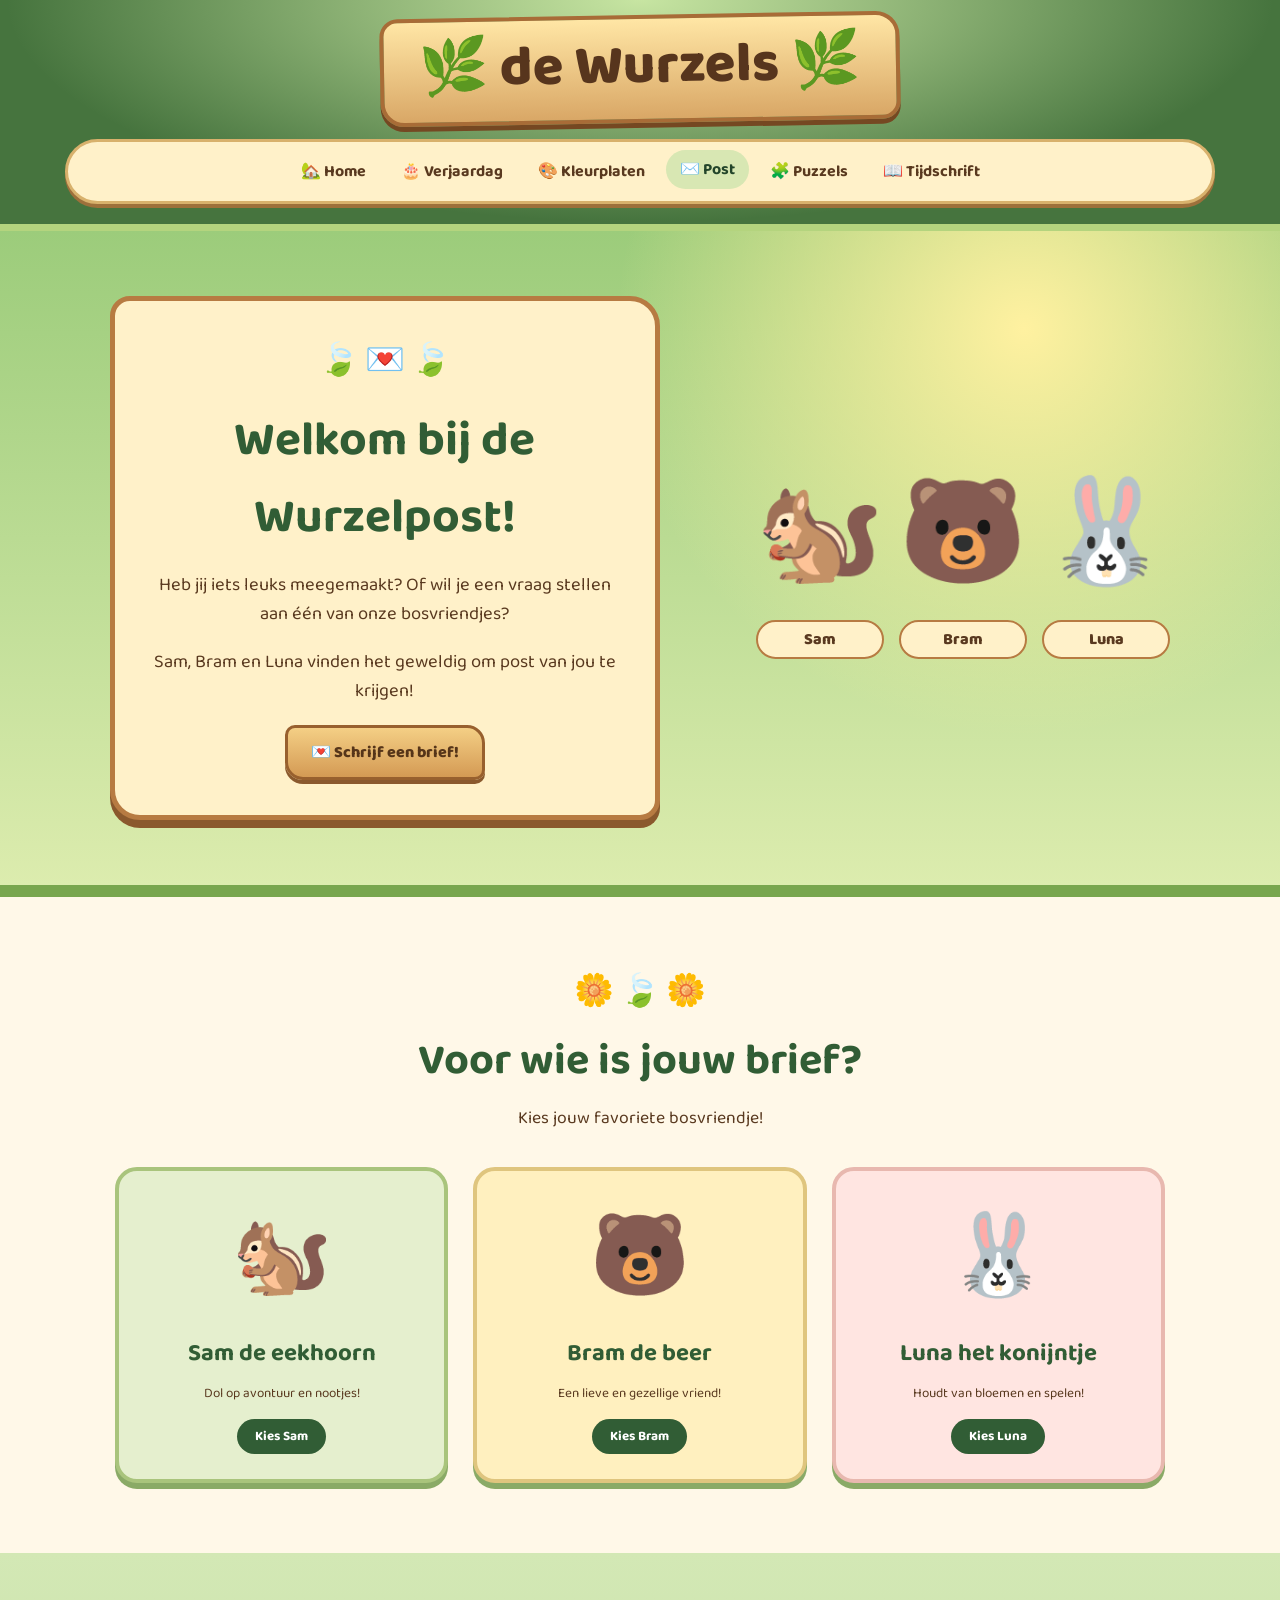
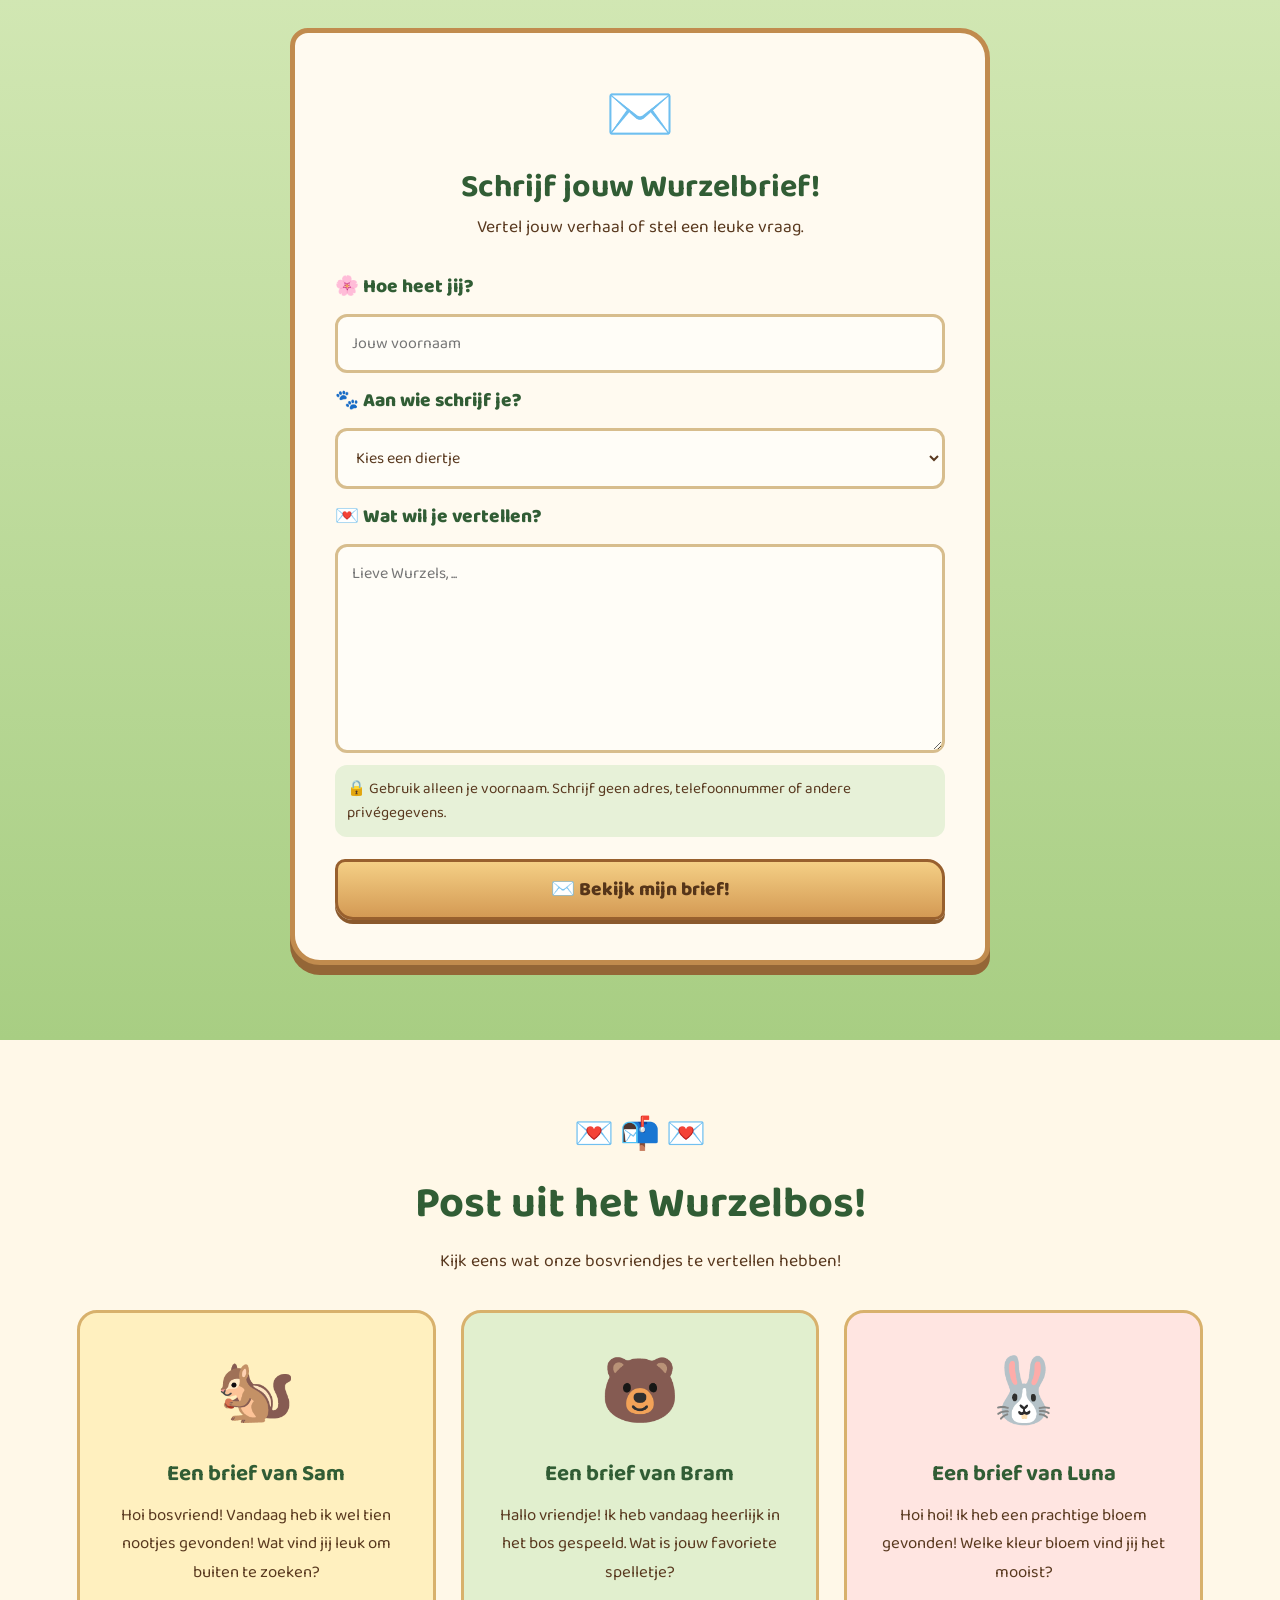
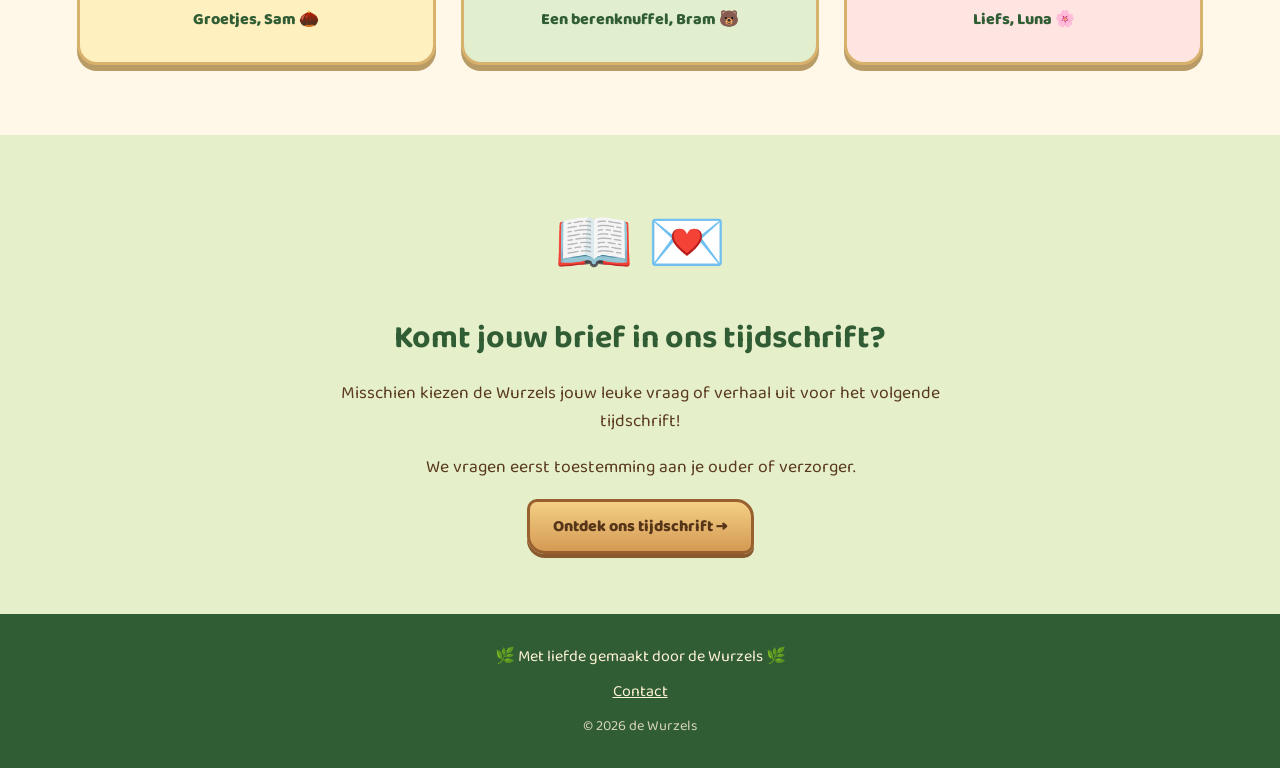
<file: map van Joille/postpagina/postpagina.html>
<!DOCTYPE html>
<html lang="nl">
<head>
    <meta charset="UTF-8">
    <meta name="viewport" content="width=device-width, initial-scale=1.0">
    <title>Wurzelpost - de Wurzels</title>

    <link rel="stylesheet" href="../../home.css">
    <link rel="stylesheet" href="postpagina.css">

    <script src="../../home.js" defer></script>
    <script src="postpagina.js" defer></script>
</head>
<body>

    <header class="site-header">
        <a href="../../home.html" class="logo">
            🌿 de Wurzels 🌿
        </a>

        <nav class="navigation" id="navigation">
            <a href="../../home.html">🏡 Home</a>
            <a href="../../verjaardag.html">🎂 Verjaardag</a>
            <a href="../../Kleurplaten.html">🎨 Kleurplaten</a>
            <a href="postpagina.html" class="active">✉️ Post</a>
            <a href="../../puzzels.html">🧩 Puzzels</a>
            <a href="../../tijdschriften.html">📖 Tijdschrift</a>
        </nav>

        <button class="menu-toggle" id="menuToggle"
                aria-label="Menu openen"
                aria-expanded="false">
            ☰
        </button>
    </header>

    <main>

        <!-- WELKOM -->
        <section class="post-hero">
            <div class="post-welcome">
                <span class="post-decoration">🍃 💌 🍃</span>
                <h1>Welkom bij de Wurzelpost!</h1>
                <p>
                    Heb jij iets leuks meegemaakt?
                    Of wil je een vraag stellen aan
                    één van onze bosvriendjes?
                </p>
                <p>
                    Sam, Bram en Luna vinden het
                    geweldig om post van jou te krijgen!
                </p>
                <a href="#schrijfbrief" class="wood-button">
                    💌 Schrijf een brief!
                </a>
            </div>

            <div class="post-animals">
                <div class="post-animal">
                    <span>🐿️</span>
                    <p>Sam</p>
                </div>
                <div class="post-animal">
                    <span>🐻</span>
                    <p>Bram</p>
                </div>
                <div class="post-animal">
                    <span>🐰</span>
                    <p>Luna</p>
                </div>
            </div>
        </section>

        <!-- DIER KIEZEN -->
        <section class="choose-section" id="schrijfbrief">
            <div class="section-heading">
                <span>🌼 🍃 🌼</span>
                <h2>Voor wie is jouw brief?</h2>
                <p>
                    Kies jouw favoriete bosvriendje!
                </p>
            </div>

            <div class="animal-options">

                <button type="button"
                        class="animal-card"
                        data-animal="Sam">
                    <span class="animal-emoji">🐿️</span>
                    <h3>Sam de eekhoorn</h3>
                    <p>Dol op avontuur en nootjes!</p>
                    <span class="choose-label">Kies Sam</span>
                </button>

                <button type="button"
                        class="animal-card"
                        data-animal="Bram">
                    <span class="animal-emoji">🐻</span>
                    <h3>Bram de beer</h3>
                    <p>Een lieve en gezellige vriend!</p>
                    <span class="choose-label">Kies Bram</span>
                </button>

                <button type="button"
                        class="animal-card"
                        data-animal="Luna">
                    <span class="animal-emoji">🐰</span>
                    <h3>Luna het konijntje</h3>
                    <p>Houdt van bloemen en spelen!</p>
                    <span class="choose-label">Kies Luna</span>
                </button>

            </div>
        </section>

        <!-- BRIEF SCHRIJVEN -->
        <section class="letter-section">
            <div class="letter-paper">

                <div class="letter-heading">
                    <span>✉️</span>
                    <h2>Schrijf jouw Wurzelbrief!</h2>
                    <p>
                        Vertel jouw verhaal of stel
                        een leuke vraag.
                    </p>
                </div>

                <form id="postForm">

                    <label for="childName">
                        🌸 Hoe heet jij?
                    </label>
                    <input
                        type="text"
                        id="childName"
                        name="childName"
                        placeholder="Jouw voornaam"
                        maxlength="30"
                        required
                    >

                    <label for="chosenAnimal">
                        🐾 Aan wie schrijf je?
                    </label>
                    <select id="chosenAnimal"
                            name="chosenAnimal" required>
                        <option value="">
                            Kies een diertje
                        </option>
                        <option value="Sam">
                            🐿️ Sam de eekhoorn
                        </option>
                        <option value="Bram">
                            🐻 Bram de beer
                        </option>
                        <option value="Luna">
                            🐰 Luna het konijntje
                        </option>
                    </select>

                    <label for="message">
                        💌 Wat wil je vertellen?
                    </label>
                    <textarea
                        id="message"
                        name="message"
                        rows="7"
                        maxlength="1000"
                        placeholder="Lieve Wurzels, ..."
                        required
                    ></textarea>

                    <p class="privacy-note">
                        🔒 Gebruik alleen je voornaam.
                        Schrijf geen adres, telefoonnummer
                        of andere privégegevens.
                    </p>

                    <button type="submit"
                            class="wood-button send-button">
                        ✉️ Bekijk mijn brief!
                    </button>

                </form>

                <div id="postResult"
                     class="post-result"
                     role="status"
                     aria-live="polite"
                     hidden>
                </div>

            </div>
        </section>

        <!-- VOORBEELDPOST -->
        <section class="mailbox-section">
            <div class="section-heading">
                <span>💌 📬 💌</span>
                <h2>Post uit het Wurzelbos!</h2>
                <p>
                    Kijk eens wat onze bosvriendjes
                    te vertellen hebben!
                </p>
            </div>

            <div class="mail-grid">

                <article class="mail-card">
                    <div class="mail-icon">🐿️</div>
                    <h3>Een brief van Sam</h3>
                    <p>
                        Hoi bosvriend!
                        Vandaag heb ik wel tien
                        nootjes gevonden!
                        Wat vind jij leuk om
                        buiten te zoeken?
                    </p>
                    <span>Groetjes, Sam 🌰</span>
                </article>

                <article class="mail-card">
                    <div class="mail-icon">🐻</div>
                    <h3>Een brief van Bram</h3>
                    <p>
                        Hallo vriendje!
                        Ik heb vandaag heerlijk
                        in het bos gespeeld.
                        Wat is jouw favoriete
                        spelletje?
                    </p>
                    <span>Een berenknuffel, Bram 🐻</span>
                </article>

                <article class="mail-card">
                    <div class="mail-icon">🐰</div>
                    <h3>Een brief van Luna</h3>
                    <p>
                        Hoi hoi!
                        Ik heb een prachtige
                        bloem gevonden!
                        Welke kleur bloem
                        vind jij het mooist?
                    </p>
                    <span>Liefs, Luna 🌸</span>
                </article>

            </div>
        </section>

        <!-- TIJDSCHRIFT -->
        <section class="magazine-post">
            <div class="magazine-content">
                <div class="magazine-emoji">📖 💌</div>
                <h2>Komt jouw brief in ons tijdschrift?</h2>
                <p>
                    Misschien kiezen de Wurzels jouw
                    leuke vraag of verhaal uit voor
                    het volgende tijdschrift!
                </p>
                <p>
                    We vragen eerst toestemming
                    aan je ouder of verzorger.
                </p>
                <a href="../../tijdschriften.html"
                   class="wood-button">
                    Ontdek ons tijdschrift →
                </a>
            </div>
        </section>

    </main>

    <footer class="site-footer">
        <p>🌿 Met liefde gemaakt door de Wurzels 🌿</p>
        <a href="contact.html">Contact</a>
        <p class="copyright">© 2026 de Wurzels</p>
    </footer>

</body>
</html>
</file>
<file: map van Joille/style.css>
body {
    font-family: Arial, sans-serif;
    background-color: #fff4d6;
    margin: 0;
    padding: 30px;
    text-align: center;
}

h1 {
    color: #ff7b35;
    font-size: 36px;
}

p {
    color: #444444;
    font-size: 18px;
}
</file>
<file: home.css>
@import url('https://fonts.googleapis.com/css2?family=Baloo+2:wght@400;500;600;700;800&display=swap');

:root {
    --forest: #315d35;
    --dark-forest: #23452a;
    --leaf: #6d9b48;
    --cream: #fff3d6;
    --wood: #b77b42;
    --brown: #59391f;
    --paper: #fffaf0;
}

* {
    box-sizing: border-box;
    margin: 0;
    padding: 0;
}

html {
    scroll-behavior: smooth;
}

body {
    font-family: 'Baloo 2', cursive;
    color: var(--brown);
    background: #fff8e8;
    overflow-x: hidden;
}

a {
    color: inherit;
    text-decoration: none;
}

.site-header {
    position: relative;
    z-index: 10;
    padding: 15px 5% 20px;
    text-align: center;
    background:
        radial-gradient(ellipse at top, #c7e5a2, transparent 70%),
        #46743e;
    border-bottom: 7px solid #b4d47e;
}

.logo {
    display: inline-block;
    padding: 3px 35px 8px;
    margin-bottom: 16px;
    background: linear-gradient(#ffe6a5, #d9a766);
    border: 4px solid #a86c37;
    border-radius: 18px 24px 18px 24px;
    box-shadow: 0 5px 0 #754822;
    color: #57351d;
    font-size: clamp(2rem, 5vw, 3.5rem);
    font-weight: 800;
    transform: rotate(-1deg);
}

.navigation {
    display: flex;
    justify-content: center;
    align-items: center;
    flex-wrap: wrap;
    gap: 7px;
    max-width: 1150px;
    margin: auto;
    padding: 10px;
    background: #fff1c9;
    border: 3px solid #d8b16c;
    border-radius: 35px;
    box-shadow: 0 4px 0 #9d703b;
}

.navigation a {
    padding: 7px 14px;
    border-radius: 25px;
    font-size: 1rem;
    font-weight: 700;
    transition: background .2s, transform .2s;
}

.navigation a:hover,
.navigation a.active {
    background: #d8e7b3;
    color: var(--dark-forest);
    transform: translateY(-2px);
}

.menu-toggle {
    display: none;
    border: 0;
    background: #fff1c9;
    border-radius: 12px;
    padding: 8px 14px;
    font-size: 1.5rem;
    cursor: pointer;
}

/* Welkomgedeelte */

.hero {
    position: relative;
    isolation: isolate;
    min-height: 600px;
    padding: 65px 6% 0;
    overflow: hidden;
    background:
        radial-gradient(ellipse at 50% 0%, #d8edaa 0%, transparent 55%),
        linear-gradient(#83bd65 0%, #c6e69a 45%, #eaf0a8 75%, #7cab4f 100%);
}

.hero::before {
    content: "🌳       🌿           🌳       🌲";
    position: absolute;
    z-index: -1;
    inset: 0;
    font-size: clamp(3rem, 8vw, 7rem);
    letter-spacing: 10px;
    line-height: 1.8;
    overflow: hidden;
    opacity: .65;
    overflow-wrap: anywhere;
}

.sunshine {
    position: absolute;
    top: 35px;
    right: 12%;
    width: 100px;
    height: 100px;
    border-radius: 50%;
    background: #ffe88a;
    box-shadow: 0 0 65px #fff3a4;
    z-index: -1;
}

.welcome-sign {
    position: relative;
    z-index: 2;
    max-width: 490px;
    padding: 28px 30px 32px;
    background: linear-gradient(135deg, #fff1c8, #f7d99c);
    border: 5px solid #c18b4e;
    border-radius: 12px 24px 14px 26px;
    box-shadow: 0 8px 0 #996737, 0 12px 30px #36542b35;
    transform: rotate(-1deg);
}

.leaf {
    position: absolute;
    right: 16px;
    top: 7px;
    font-size: 2rem;
}

.eyebrow {
    color: #628541;
    font-weight: 800;
    text-transform: uppercase;
    letter-spacing: 1px;
}

.welcome-sign h1 {
    font-size: clamp(2rem, 4vw, 3.2rem);
    line-height: 1.08;
    margin: 8px 0 15px;
}

.welcome-text {
    font-size: 1.12rem;
    line-height: 1.6;
    margin-bottom: 22px;
}

.wood-button {
    display: inline-block;
    padding: 12px 23px;
    border: 3px solid #98602e;
    border-radius: 10px 18px;
    background: linear-gradient(#f4cf85, #d49a54);
    box-shadow: 0 4px 0 #8a592d;
    color: #563519;
    font-weight: 800;
    transition: transform .2s, box-shadow .2s;
}

.wood-button:hover {
    transform: translateY(-3px);
    box-shadow: 0 7px 0 #8a592d;
}

/* De diertjes */

.forest-scene {
    position: absolute;
    right: 5%;
    bottom: 45px;
    width: 52%;
    height: 350px;
    display: flex;
    align-items: flex-end;
    justify-content: center;
    gap: 10px;
}

.animal {
    position: relative;
    display: flex;
    flex-direction: column;
    align-items: center;
    animation: bounce 3s ease-in-out infinite;
}

.animal span {
    font-size: clamp(5rem, 11vw, 9rem);
    filter: drop-shadow(0 7px 4px #30432235);
}

.animal small {
    margin-top: 5px;
    padding: 4px 12px;
    background: #fff1c9;
    border: 2px solid #c18b4e;
    border-radius: 20px;
    font-size: .85rem;
    font-weight: 700;
}

.animal-left {
    animation-delay: .3s;
}

.animal-center {
    z-index: 2;
    animation-delay: .8s;
}

.animal-right {
    animation-delay: 1.2s;
}

.bird,
.butterfly,
.mushroom,
.flower {
    position: absolute;
    font-size: 2.5rem;
    animation: float 4s ease-in-out infinite;
}

.bird {
    top: 0;
    right: 10%;
}

.butterfly {
    top: 40%;
    left: 8%;
    animation-delay: .8s;
}

.mushroom {
    bottom: 15px;
    left: 0;
}

.flower-one {
    bottom: 8px;
    right: 12%;
}

.flower-two {
    bottom: 0;
    left: 28%;
    animation-delay: 1s;
}

.grass {
    position: absolute;
    bottom: 0;
    left: 0;
    width: 100%;
    height: 55px;
    background: linear-gradient(#86b74b, #477b36);
    border-top: 5px solid #b6d66b;
    z-index: -1;
}

/* Ontdekkaarten */

.explore {
    padding: 65px 6%;
    background:
        radial-gradient(ellipse at center, #fffdf3, #fff3d8);
}

.section-heading {
    text-align: center;
    margin-bottom: 35px;
}

.section-heading > span {
    font-size: 2rem;
}

.section-heading h2 {
    font-size: clamp(1.8rem, 4vw, 2.7rem);
    color: var(--forest);
    margin: 8px 0;
}

.section-heading p {
    font-size: 1.1rem;
}

.feature-grid {
    display: grid;
    grid-template-columns: repeat(4, minmax(0, 1fr));
    gap: 22px;
    max-width: 1250px;
    margin: auto;
}

.feature-card {
    display: flex;
    flex-direction: column;
    align-items: flex-start;
    padding: 25px;
    border: 3px solid #d8c28d;
    border-radius: 18px 26px 18px 26px;
    box-shadow: 0 6px 0 #b9a375;
    transition: transform .25s, box-shadow .25s;
}

.feature-card:hover {
    transform: translateY(-7px) rotate(-1deg);
    box-shadow: 0 12px 0 #b9a375;
}

.pink {
    background: #ffe5e1;
}

.green {
    background: #e1efce;
}

.yellow {
    background: #fff0bf;
}

.blue {
    background: #e0edfa;
}

.feature-icon {
    font-size: 3.2rem;
    margin-bottom: 8px;
}

.feature-card h3 {
    font-size: 1.4rem;
    color: var(--forest);
    margin-bottom: 8px;
}

.feature-card p {
    line-height: 1.5;
    margin-bottom: 18px;
}

.card-link {
    margin-top: auto;
    color: #426c32;
    font-weight: 800;
}

/* Verjaardag */

.birthday-banner {
    display: flex;
    align-items: center;
    justify-content: center;
    gap: 25px;
    flex-wrap: wrap;
    padding: 35px 6%;
    margin: 0 6% 55px;
    background: #e5efc9;
    border: 4px solid #a9c47c;
    border-radius: 25px;
    text-align: center;
}

.birthday-animal {
    font-size: 3.5rem;
}

.birthday-banner h2 {
    color: var(--forest);
    font-size: 1.7rem;
}

.birthday-banner p {
    margin-top: 5px;
}

/* Footer */

.site-footer {
    padding: 30px 15px;
    background: #315d35;
    color: #fff3d6;
    text-align: center;
}

.site-footer a {
    display: inline-block;
    margin: 10px;
    text-decoration: underline;
}

.copyright {
    opacity: .8;
    font-size: .9rem;
}

/* Beweging */

@keyframes bounce {
    0%, 100% { transform: translateY(0); }
    50% { transform: translateY(-13px); }
}

@keyframes float {
    0%, 100% { transform: translateY(0) rotate(-5deg); }
    50% { transform: translateY(-14px) rotate(8deg); }
}

/* Tablet */

@media (max-width: 950px) {
    .feature-grid {
        grid-template-columns: repeat(2, minmax(0, 1fr));
    }

    .hero {
        padding-bottom: 370px;
    }

    .forest-scene {
        width: 90%;
        right: 5%;
        height: 320px;
    }

    .welcome-sign {
        max-width: 600px;
    }
}

/* Mobiel */

@media (max-width: 600px) {
    .site-header {
        padding: 14px 12px;
    }

    .logo {
        font-size: 2rem;
        padding: 5px 15px;
        margin-bottom: 12px;
    }

    .menu-toggle {
        display: inline-block;
        margin: 0 auto;
    }

    .navigation {
        display: none;
        flex-direction: column;
        margin-top: 12px;
        border-radius: 18px;
    }

    .navigation.open {
        display: flex;
    }

    .navigation a {
        width: 100%;
    }

    .hero {
        padding: 35px 18px 310px;
    }

    .welcome-sign {
        padding: 22px 18px;
    }

    .welcome-sign h1 {
        font-size: 2.2rem;
    }

    .welcome-text {
        font-size: 1rem;
    }

    .forest-scene {
        bottom: 40px;
        width: 100%;
        right: 0;
        height: 245px;
        gap: 0;
    }

    .animal span {
        font-size: clamp(3.5rem, 17vw, 6rem);
    }

    .animal small {
        font-size: .7rem;
        padding: 3px 6px;
    }

    .feature-grid {
        grid-template-columns: 1fr;
    }

    .explore {
        padding: 45px 20px;
    }

    .birthday-banner {
        margin: 0 15px 35px;
        padding: 25px 15px;
    }
}

@media (prefers-reduced-motion: reduce) {
    *, *::before, *::after {
        animation: none !important;
        scroll-behavior: auto !important;
        transition: none !important;
    }
}
</file>
<file: Kleurplaten.css>
/* Toetsenbordfocus */
a:focus-visible,
button:focus-visible {
    outline: 3px solid var(--dark-forest);
    outline-offset: 4px;
}
 
/* Overzicht met kleurplaten */
.coloring-page {
    padding: 65px 6%;
    background: radial-gradient(ellipse at center, #fffdf3, #fff3d8);
    scroll-margin-top: 24px;
}
 
.coloring-grid {
    display: grid;
    grid-template-columns: repeat(2, minmax(0, 1fr));
    gap: 28px;
    max-width: 1100px;
    margin: 0 auto;
}
 
/* Kaarten */
.coloring-card {
    display: flex;
    flex-direction: column;
    min-width: 0;
    overflow: hidden;
    border: 3px solid #d8c28d;
    border-radius: 18px 26px;
    background: var(--paper);
    box-shadow: 0 6px 0 #b9a375;
}
 
.coloring-image {
    display: flex;
    align-items: center;
    justify-content: center;
    aspect-ratio: 4 / 3;
    padding: 20px;
    border-bottom: 2px solid #d8c28d;
    background: #ffffff;
}
 
.coloring-image img {
    display: block;
    width: 100%;
    height: 100%;
    min-height: 0;
    object-fit: contain;
}
 
.coloring-content {
    display: flex;
    flex: 1;
    flex-direction: column;
    align-items: flex-start;
    padding: 24px;
}
 
.coloring-content h3 {
    margin-bottom: 8px;
    color: var(--forest);
    font-size: 1.6rem;
}
 
.coloring-content p {
    margin-bottom: 22px;
    line-height: 1.6;
}
 
.coloring-content .wood-button {
    max-width: 100%;
    margin-top: auto;
    text-align: center;
    overflow-wrap: anywhere;
}
 
/* Uitleg */
.coloring-help {
    display: flex;
    align-items: center;
    gap: 28px;
    max-width: 1100px;
    margin: 0 auto 55px;
    padding: 30px;
    border: 4px solid #a9c47c;
    border-radius: 25px;
    background: #e5efc9;
}
 
.help-icon {
    flex-shrink: 0;
    font-size: 4rem;
}
 
.coloring-help h2 {
    margin-bottom: 10px;
    color: var(--forest);
    font-size: 1.8rem;
}
 
.coloring-help ol {
    padding-left: 24px;
    line-height: 1.8;
}
 
/* Tablet */
@media (max-width: 1250px) {
    .coloring-help {
        margin-right: 6%;
        margin-left: 6%;
    }
}
 
/* Mobiel */
@media (max-width: 600px) {
    .coloring-page {
        padding: 40px 18px;
    }
 
    .coloring-grid {
        grid-template-columns: 1fr;
        gap: 24px;
    }
 
    .coloring-content {
        padding: 20px;
    }
 
    .coloring-help {
        flex-direction: column;
        align-items: flex-start;
        gap: 12px;
        margin: 0 18px 35px;
        padding: 22px;
    }
 
    .help-icon {
        font-size: 3rem;
    }
}
</file>
<file: puzzels.css>
@import url('https://fonts.googleapis.com/css2?family=Baloo+2:wght@400;500;600;700;800&display=swap');

:root {
    --forest: #315d35;
    --dark-forest: #23452a;
    --leaf: #6d9b48;
    --cream: #fff3d6;
    --wood: #b77b42;
    --brown: #59391f;
    --paper: #fffaf0;
}

* {
    box-sizing: border-box;
    margin: 0;
    padding: 0;
}

body {
    font-family: 'Baloo 2', cursive;
    color: var(--brown);
    background: #fff8e8;
    overflow-x: hidden;
}

a {
    color: inherit;
    text-decoration: none;
}

/* Header */

.site-header {
    position: relative;
    z-index: 10;
    padding: 15px 5% 20px;
    text-align: center;
    background:
        radial-gradient(ellipse at top, #c7e5a2, transparent 70%),
        #46743e;
    border-bottom: 7px solid #b4d47e;
}

.logo {
    display: inline-block;
    padding: 3px 35px 8px;
    margin-bottom: 16px;
    background: linear-gradient(#ffe6a5, #d9a766);
    border: 4px solid #a86c37;
    border-radius: 18px 24px 18px 24px;
    box-shadow: 0 5px 0 #754822;
    color: #57351d;
    font-size: clamp(2rem, 5vw, 3.5rem);
    font-weight: 800;
    transform: rotate(-1deg);
}

.navigation {
    display: flex;
    justify-content: center;
    align-items: center;
    flex-wrap: wrap;
    gap: 7px;
    max-width: 1150px;
    margin: auto;
    padding: 10px;
    background: #fff1c9;
    border: 3px solid #d8b16c;
    border-radius: 35px;
    box-shadow: 0 4px 0 #9d703b;
}

.navigation a {
    padding: 7px 14px;
    border-radius: 25px;
    font-size: 1rem;
    font-weight: 700;
    transition: background .2s, transform .2s;
}

.navigation a:hover,
.navigation a.active {
    background: #d8e7b3;
    color: var(--dark-forest);
    transform: translateY(-2px);
}

/* Puzzel achtergrond */

.hero {
    position: relative;
    isolation: isolate;
    min-height: 600px;
    padding: 55px 6%;
    overflow: hidden;
    background:
        radial-gradient(ellipse at 50% 0%, #d8edaa 0%, transparent 55%),
        linear-gradient(#83bd65 0%, #c6e69a 45%, #eaf0a8 75%, #7cab4f 100%);
}

.hero::before {
    content: "🌳       🌿          🌳       🌲";
    position: absolute;
    z-index: -1;
    inset: 0;
    font-size: clamp(3rem, 8vw, 7rem);
    letter-spacing: 10px;
    line-height: 1.8;
    overflow: hidden;
    opacity: .65;
    overflow-wrap: anywhere;
}

.animals {
    display: flex;
    justify-content: center;
    gap: 30px;
    margin-bottom: 20px;
    font-size: 65px;
}

.animals span {
    animation: bounce 3s ease-in-out infinite;
}

.animals span:nth-child(2) {
    animation-delay: .5s;
}

.animals span:nth-child(3) {
    animation-delay: 1s;
}

/* Puzzelkaart */

.puzzle-card {
    position: relative;
    z-index: 2;
    max-width: 850px;
    margin: auto;
    padding: 35px;
    background: linear-gradient(135deg, #fff1c8, #f7d99c);
    border: 5px solid #c18b4e;
    border-radius: 20px 30px;
    box-shadow: 0 8px 0 #996737, 0 12px 30px #36542b35;
    text-align: center;
}

.small-title {
    color: #628541;
    font-size: 1.1rem;
    font-weight: 800;
    text-transform: uppercase;
}

.puzzle-card h1 {
    color: var(--forest);
    font-size: clamp(2rem, 4vw, 3.2rem);
    margin: 8px 0 15px;
}

.puzzle-card h2 {
    color: var(--forest);
    font-size: 1.7rem;
    margin: 25px 0 10px;
}

.puzzle-card p {
    font-size: 1.1rem;
    line-height: 1.6;
}

/* Plattegrond */

.map {
    background: #e1efce;
    border: 4px solid #a9c47c;
    border-radius: 22px;
    padding: 25px;
    margin: 25px 0;
    box-shadow: 0 5px 0 #8ca968;
}

.map-title {
    color: var(--forest);
    font-size: 1.4rem;
    font-weight: 800;
    margin-bottom: 20px;
}

.map-grid {
    display: grid;
    grid-template-columns: repeat(2, 110px);
    justify-content: center;
    gap: 10px;
}

.map-piece {
    background: #fff3d6;
    border: 3px solid #b77b42;
    border-radius: 15px;
    padding: 20px;
    font-size: 38px;
}

.map-caption {
    margin-top: 15px;
}

/* Puzzelstukjes */

.pieces {
    display: flex;
    justify-content: center;
    flex-wrap: wrap;
    gap: 18px;
    margin: 25px 0;
}

.piece {
    width: 120px;
    background: #e1efce;
    border: 3px solid #a9c47c;
    border-radius: 18px;
    padding: 15px;
    cursor: pointer;
    transition: transform .25s, background .25s;
}

.piece:hover {
    transform: translateY(-6px) rotate(-2deg);
    background: #d8e7b3;
}

.piece input {
    display: block;
    width: 20px;
    height: 20px;
    margin: 0 auto 8px;
    cursor: pointer;
}

.piece span {
    display: block;
    font-size: 35px;
}

.piece small {
    font-size: 15px;
    font-weight: 700;
}

/* Voortgang */

.progress-area {
    max-width: 450px;
    margin: 25px auto;
}

#progress-text {
    font-weight: 700;
    margin-bottom: 10px;
}

.progress-bar {
    height: 18px;
    background: #d5d5c1;
    border-radius: 20px;
    overflow: hidden;
}

#progress-fill {
    width: 0%;
    height: 100%;
    background: #65934d;
    border-radius: 20px;
    transition: width .3s;
}

/* Knop */

.wood-button {
    display: inline-block;
    padding: 12px 23px;
    border: 3px solid #98602e;
    border-radius: 10px 18px;
    background: linear-gradient(#f4cf85, #d49a54);
    box-shadow: 0 4px 0 #8a592d;
    color: #563519;
    font-weight: 800;
    margin-top: 15px;
    transition: transform .2s, box-shadow .2s;
}

.wood-button:hover {
    transform: translateY(-3px);
    box-shadow: 0 7px 0 #8a592d;
}

/* Footer */

.site-footer {
    padding: 30px 15px;
    background: #315d35;
    color: #fff3d6;
    text-align: center;
}

.site-footer a {
    display: inline-block;
    margin: 10px;
    text-decoration: underline;
}

/* Animaties */

@keyframes bounce {
    0%, 100% {
        transform: translateY(0);
    }
    50% {
        transform: translateY(-13px);
    }
}

/* Tablet */

@media (max-width: 950px) {
    .hero {
        padding: 40px 5%;
    }
}

/* Mobiel */

@media (max-width: 600px) {
    .hero {
        padding: 30px 15px;
    }

    .puzzle-card {
        padding: 22px 15px;
    }

    .animals {
        font-size: 45px;
    }

    .map-grid {
        grid-template-columns: repeat(2, 90px);
    }

    .feature-grid {
        grid-template-columns: 1fr;
    }
}

@media (prefers-reduced-motion: reduce) {
    *, *::before, *::after {
        animation: none !important;
        transition: none !important;
    }
}
</file>
<file: tijdschriften.css>
/* Basisindeling van de tijdschriftpagina */
.tijdschrift-pagina {
    min-height: 60vh;
    padding: 60px 6%;
    background: radial-gradient(ellipse at top, #e1efc6, #fff8e8);
}

.tijdschrift-intro {
    max-width: 760px;
    margin: 0 auto;
    text-align: center;
}

.tijdschrift-icoon {
    display: block;
    margin-bottom: 12px;
    font-size: 3.5rem;
}

.tijdschrift-intro h1 {
    margin-bottom: 16px;
    color: var(--forest);
    font-size: clamp(2rem, 5vw, 3.5rem);
    line-height: 1.2;
}

.tijdschrift-intro p {
    font-size: 1.15rem;
    line-height: 1.6;
}

a:focus-visible,
button:focus-visible {
    outline: 3px solid var(--dark-forest);
    outline-offset: 4px;
}

@media (max-width: 600px) {
    .tijdschrift-pagina {
        padding: 40px 18px;
    }
}

/* Introductie van het maandelijkse tijdschrift */
.tijdschrift-intro .eyebrow {
    margin-bottom: 12px;
}

.tijdschrift-uitleg {
    margin-top: 32px;
    padding: 24px;
    border: 3px solid #a9c47c;
    border-radius: 18px 26px;
    background-color: #e5efc9;
    box-shadow: 0 5px 0 #b9a375;
}

.tijdschrift-uitleg h2 {
    margin-bottom: 10px;
    color: var(--forest);
    font-size: 1.6rem;
}

.tijdschrift-uitleg p {
    font-size: 1rem;
}

/* Overzicht van de tijdschriften */
.tijdschrift-overzicht {
    max-width: 1100px;
    margin: 55px auto 0;
}

.tijdschrift-overzicht > h2 {
    color: var(--forest);
    font-size: 2rem;
    text-align: center;
}

.overzicht-uitleg {
    margin: 10px 0 28px;
    text-align: center;
}

.tijdschrift-grid {
    display: grid;
    grid-template-columns: repeat(auto-fit, minmax(min(100%, 280px), 1fr));
    gap: 24px;
}

.tijdschrift-kaart {
    max-width: 420px;
    width: 100%;
    margin: 0 auto;
    overflow: hidden;
    border: 3px solid #d8c28d;
    border-radius: 18px 26px;
    background: var(--paper);
    box-shadow: 0 6px 0 #b9a375;
}

/* Tijdelijke plek voor een echte omslag */
.omslag-placeholder {
    display: flex;
    flex-direction: column;
    align-items: center;
    justify-content: center;
    gap: 12px;
    min-height: 280px;
    padding: 24px;
    border-bottom: 2px solid #d8c28d;
    background: #e0edfa;
    text-align: center;
}

.omslag-placeholder span {
    font-size: 5rem;
}

.tijdschrift-inhoud {
    padding: 24px;
}

.uitgave-label {
    margin-bottom: 8px;
    color: var(--forest);
    font-weight: 700;
}

.tijdschrift-inhoud h3 {
    margin-bottom: 12px;
    color: var(--forest);
    font-size: 1.6rem;
}

.tijdschrift-inhoud p {
    line-height: 1.6;
}

.tijdschrift-prijs {
    margin: 18px 0;
    font-size: 1.2rem;
    font-weight: 800;
}

.tijdschrift-inhoud button {
    max-width: 100%;
    font: inherit;
    text-align: center;
}

.tijdschrift-inhoud button:disabled {
    opacity: 0.7;
    cursor: not-allowed;
}

.tijdschrift-inhoud button:disabled:hover {
    transform: none;
    box-shadow: 0 4px 0 #8a592d;
}

/* Uitleg over de verzamelplattegrond */
.verzamelplan {
    max-width: 1100px;
    margin: 65px auto 0;
}

.verzamelstappen {
    display: grid;
    grid-template-columns: repeat(3, minmax(0, 1fr));
    gap: 22px;
    padding: 0;
    list-style: none;
}

.verzamelstappen li {
    min-width: 0;
    padding: 24px;
    border: 3px solid #a9c47c;
    border-radius: 18px 26px;
    background: #e5efc9;
    box-shadow: 0 5px 0 #b9a375;
}

.stap-icoon {
    display: block;
    margin-bottom: 12px;
    font-size: 3rem;
}

.verzamelstappen h3 {
    margin-bottom: 10px;
    color: var(--forest);
    font-size: 1.4rem;
}

.verzamelstappen p {
    line-height: 1.6;
}

.plattegrond-status {
    margin-top: 28px;
    text-align: center;
}

@media (max-width: 700px) {
    .verzamelstappen {
        grid-template-columns: 1fr;
    }
}

/* Demonstratie van bestellen */
.bestellen {
    max-width: 760px;
    margin: 60px auto 0;
    padding: 28px;
    border: 3px solid #d8b16c;
    border-radius: 18px 26px;
    background: var(--paper);
    box-shadow: 0 6px 0 #b9a375;
}

.bestellen h2 {
    margin-bottom: 12px;
    color: var(--forest);
    font-size: 1.8rem;
}

#besteluitleg {
    margin-bottom: 24px;
    line-height: 1.6;
}

.bestelveld {
    margin-bottom: 20px;
}

.bestelveld label {
    display: block;
    margin-bottom: 6px;
    font-weight: 700;
}

.bestelveld input,
.bestelveld select {
    width: 100%;
    min-width: 0;
    padding: 12px;
    border: 2px solid #b99a66;
    border-radius: 10px;
    background: #ffffff;
    color: var(--brown);
    font: inherit;
}

.bestelveld input:focus-visible,
.bestelveld select:focus-visible {
    outline: 3px solid var(--dark-forest);
    outline-offset: 4px;
}

.bestellen button {
    max-width: 100%;
    font: inherit;
    cursor: pointer;
}

.bestellen button:disabled {
    opacity: 0.7;
    cursor: not-allowed;
}

.bestellen button:disabled:hover {
    transform: none;
    box-shadow: 0 4px 0 #8a592d;
}

#bestelmelding:not(:empty) {
    margin-top: 24px;
    padding: 16px;
    border: 2px solid #a9c47c;
    border-radius: 12px;
    background: #e5efc9;
    overflow-wrap: anywhere;
}

@media (max-width: 600px) {
    .bestellen {
        padding: 20px 16px;
    }
}
</file>
<file: style.css>
/* Gezamenlijke vormgeving van de homepage */
@import url("home.css");

/* Toetsenbordfocus */
a:focus-visible,
button:focus-visible,
input:focus-visible,
select:focus-visible {
    outline: 3px solid var(--dark-forest);
    outline-offset: 4px;
}

button,
input,
select {
    font: inherit;
}

button {
    cursor: pointer;
}

[hidden] {
    display: none !important;
}

/* Aanmeldgedeelte */
.aanmeldgedeelte {
    padding: 65px 6%;
    background: radial-gradient(ellipse at center, #fffdf3, #fff3d8);
    scroll-margin-top: 24px;
}

.formulierkaart {
    max-width: 780px;
    margin: 0 auto;
    padding: 32px;
    border: 4px solid #d8b16c;
    border-radius: 18px 26px;
    background: var(--paper);
    box-shadow: 0 7px 0 #b9a375;
}

.testbericht {
    margin-bottom: 26px;
    padding: 16px;
    border: 2px solid #a9c47c;
    border-radius: 12px;
    background: #e5efc9;
    line-height: 1.6;
}

.formulierveld {
    min-width: 0;
    margin-bottom: 20px;
}

.formulierveld label {
    display: block;
    margin-bottom: 6px;
    font-weight: 700;
}

.formulierveld input,
.formulierveld select {
    width: 100%;
    min-width: 0;
    padding: 12px;
    border: 2px solid #b99a66;
    border-radius: 10px;
    background: #ffffff;
    color: var(--brown);
}

fieldset {
    min-width: 0;
    margin: 0 0 24px;
    padding: 18px;
    border: 2px solid #d8c28d;
    border-radius: 14px;
}

legend {
    max-width: 100%;
    padding: 0 8px;
    color: var(--forest);
    font-weight: 800;
    overflow-wrap: anywhere;
}

/* Twee kolommen voor postcode en woonplaats */
.datumvelden {
    display: grid;
    grid-template-columns: repeat(2, minmax(0, 1fr));
    gap: 16px;
}

.datumvelden .formulierveld {
    margin-bottom: 0;
}

/* Drie kolommen voor dag, maand en jaar */
.geboortedatum {
    grid-template-columns: repeat(3, minmax(0, 1fr));
}

/* Favoriet diertje */
.dieren {
    display: grid;
    grid-template-columns: repeat(3, minmax(0, 1fr));
    gap: 12px;
}

.keuze {
    display: flex;
    align-items: center;
    gap: 10px;
    min-width: 0;
    padding: 14px;
    border: 2px solid #d8c28d;
    border-radius: 14px;
    background: #fff1c9;
    font-weight: 700;
    cursor: pointer;
    overflow-wrap: anywhere;
}

.keuze input {
    flex-shrink: 0;
    width: 20px;
    height: 20px;
    accent-color: var(--forest);
}

.keuze > span {
    min-width: 0;
}

.keuze:has(input:checked) {
    border-color: var(--forest);
    background: #e1efce;
}

.dieroptie {
    align-items: flex-start;
}

.dier-emoji {
    display: block;
    margin-bottom: 6px;
    font-size: 3rem;
    text-align: center;
}

.bezorgkeuzes {
    display: grid;
    gap: 12px;
}

/* Testbevestiging */
#formuliermelding {
    overflow-wrap: anywhere;
}

#formuliermelding:not(:empty) {
    margin-top: 24px;
    padding: 16px;
    border: 2px solid #a9c47c;
    border-radius: 12px;
    background: #e5efc9;
}

/* Knoppen */
.wood-button {
    max-width: 100%;
    text-align: center;
}

.wood-button:disabled {
    opacity: 0.7;
    cursor: not-allowed;
}

.wood-button:disabled:hover {
    transform: none;
    box-shadow: 0 4px 0 #8a592d;
}

/* Mobiel */
@media (max-width: 600px) {
    .aanmeldgedeelte {
        padding: 40px 16px;
    }

    .formulierkaart {
        padding: 20px 16px;
    }

    fieldset {
        padding: 14px;
    }

    .dieren,
    .datumvelden,
    .geboortedatum {
        grid-template-columns: 1fr;
    }

    .dieroptie {
        align-items: center;
    }

    .dieroptie > span {
        display: flex;
        align-items: center;
        gap: 12px;
    }

    .dier-emoji {
        margin-bottom: 0;
        font-size: 2.5rem;
    }
}
</file>
<file: map van Joille/postpagina.css>
@import url('https://fonts.googleapis.com/css2?family=Baloo+2:wght@400;500;600;700;800&display=swap');

:root {
    --forest: #315d35;
    --dark-forest: #23452a;
    --leaf: #6d9b48;
    --cream: #fff3d6;
    --wood: #b77b42;
    --brown: #59391f;
    --paper: #fffaf0;
}

* {
    box-sizing: border-box;
}

body {
    margin: 0;
    font-family: 'Baloo 2', cursive;
    color: var(--brown);
    background: #fff8e8;
}

/* Bovenkant van de website */

.site-header {
    padding: 15px 5% 20px;
    text-align: center;
    background: #46743e;
    border-bottom: 7px solid #b4d47e;
}

.logo {
    display: inline-block;
    padding: 3px 35px 8px;
    margin-bottom: 16px;
    background: linear-gradient(#ffe6a5, #d9a766);
    border: 4px solid #a86c37;
    border-radius: 20px;
    box-shadow: 0 5px 0 #754822;
    font-size: 3rem;
    font-weight: 800;
}

/* Navigatiemenu */

.navigation {
    display: flex;
    justify-content: center;
    flex-wrap: wrap;
    gap: 10px;
    max-width: 1150px;
    margin: auto;
    padding: 12px;
    background: #fff1c9;
    border: 3px solid #d8b16c;
    border-radius: 35px;
}

.navigation a {
    padding: 7px 14px;
    border-radius: 25px;
    color: var(--brown);
    text-decoration: none;
    font-weight: 700;
}

.navigation a:hover,
.navigation a.active {
    background: #d8e7b3;
    color: var(--dark-forest);
}

/* Achtergrond van de postpagina */

.postpagina {
    min-height: 650px;
    padding: 70px 6%;
    background: linear-gradient(
        #a6ce82,
        #dcebb2,
        #f3e9b9
    );
}

/* Inhoud naast elkaar */

.post-inhoud {
    display: flex;
    justify-content: center;
    align-items: center;
    gap: 60px;
    max-width: 1200px;
    margin: auto;
}

/* Briefpapier */

.brief-kaart {
    width: 100%;
    max-width: 600px;
    padding: 35px;
    background: linear-gradient(#fff3d6, #f5dda8);
    border: 5px solid #c18b4e;
    border-radius: 20px;
    box-shadow: 0 8px 0 #996737;
}

.brief-kaart h1 {
    margin-top: 0;
    font-size: 2.5rem;
    color: var(--brown);
}

.brief-kaart p {
    font-size: 1.15rem;
    line-height: 1.6;
}

/* Het formulier */

#post-formulier {
    display: flex;
    flex-direction: column;
    gap: 12px;
    margin-top: 25px;
}

#post-formulier label {
    font-weight: 700;
}

#post-formulier input,
#post-formulier textarea {
    width: 100%;
    padding: 12px;
    border: 2px solid #c18b4e;
    border-radius: 12px;
    background: var(--paper);
    font-family: inherit;
    font-size: 1rem;
}

#post-formulier textarea {
    resize: vertical;
}

/* Houten knop */

.wood-button {
    padding: 12px 23px;
    border: 3px solid #98602e;
    border-radius: 12px;
    background: linear-gradient(#f4cf85, #d49a54);
    box-shadow: 0 4px 0 #8a592d;
    color: #563519;
    font-family: inherit;
    font-size: 1.1rem;
    font-weight: 800;
    cursor: pointer;
}

.wood-button:hover {
    background: #f4cf85;
}

/* Brievenbuskaart */

.brievenbus {
    width: 300px;
    min-height: 280px;
    padding: 35px 25px;
    background: #52794b;
    border: 8px solid #754c2b;
    border-radius: 35px 35px 15px 15px;
    box-shadow: 8px 10px 0 #385d35;
    color: var(--cream);
    text-align: center;
}

.brievenbus h2 {
    margin-top: 20px;
    padding: 15px;
    background: var(--cream);
    border-radius: 10px;
    color: var(--brown);
    font-size: 2rem;
}

.brievenbus p {
    font-size: 1.2rem;
}

/* Onderkant */

.site-footer {
    padding: 30px 15px;
    background: var(--forest);
    color: var(--cream);
    text-align: center;
}

.copyright {
    opacity: 0.8;
}

/* Voor kleinere schermen */

@media (max-width: 750px) {
    .post-inhoud {
        flex-direction: column;
        gap: 35px;
    }

    .postpagina {
        padding: 40px 20px;
    }

    .brief-kaart {
        padding: 25px;
    }

    .brief-kaart h1 {
        font-size: 2rem;
    }

    .brievenbus {
        width: 100%;
        max-width: 300px;
    }

    .logo {
        font-size: 2rem;
    }
}
</file>
<file: map van Joille/postpagina/postpagina.css>
/* WURZELPOST - EIGEN STIJL */

/* Welkom */

.post-hero {
    min-height: 480px;
    padding: 65px 6%;
    background:
        radial-gradient(circle at 80% 15%, #fff1a0, transparent 35%),
        linear-gradient(#9ccc7b, #dcecae);
    display: flex;
    align-items: center;
    justify-content: space-around;
    gap: 30px;
    flex-wrap: wrap;
    border-bottom: 12px solid #78a64e;
}

.post-welcome {
    background: #fff1c9;
    border: 5px solid #b77b42;
    border-radius: 20px 30px 20px 30px;
    box-shadow: 0 8px 0 #8a592d;
    padding: 35px;
    max-width: 550px;
    text-align: center;
}

.post-decoration {
    font-size: 2rem;
}

.post-welcome h1 {
    font-size: clamp(2rem, 4vw, 3rem);
    color: #315d35;
    margin: 15px 0;
}

.post-welcome p {
    font-size: 1.15rem;
    margin-bottom: 18px;
    line-height: 1.6;
}

/* Bewegende dieren */

.post-animals {
    display: flex;
    align-items: flex-end;
    justify-content: center;
    gap: 15px;
}

.post-animal {
    text-align: center;
    animation: postBounce 3s ease-in-out infinite;
}

.post-animal:nth-child(2) {
    animation-delay: .5s;
}

.post-animal:nth-child(3) {
    animation-delay: 1s;
}

.post-animal span {
    font-size: clamp(4rem, 8vw, 7rem);
    display: block;
}

.post-animal p {
    background: #fff1c9;
    border: 2px solid #b77b42;
    border-radius: 20px;
    padding: 5px 15px;
    font-weight: 800;
}

@keyframes postBounce {
    0%, 100% {
        transform: translateY(0);
    }
    50% {
        transform: translateY(-15px);
    }
}

/* Dieren kiezen */

.choose-section {
    padding: 70px 6%;
    background: #fff8e8;
}

.animal-options {
    display: grid;
    grid-template-columns: repeat(3, 1fr);
    gap: 25px;
    max-width: 1050px;
    margin: auto;
}

.animal-card {
    font-family: inherit;
    color: #59391f;
    padding: 25px;
    background: #e5efce;
    border: 4px solid #a9c47c;
    border-radius: 22px;
    box-shadow: 0 6px 0 #8aaa66;
    text-align: center;
    cursor: pointer;
    transition: transform .2s, background .2s;
}

.animal-card:nth-child(2) {
    background: #fff0bf;
    border-color: #dfc57e;
}

.animal-card:nth-child(3) {
    background: #ffe5e1;
    border-color: #e8b8af;
}

.animal-card:hover {
    transform: translateY(-7px);
}

.animal-card.selected {
    outline: 4px solid #315d35;
    outline-offset: 3px;
}

.animal-emoji {
    display: block;
    font-size: 5rem;
}

.animal-card h3 {
    color: #315d35;
    font-size: 1.5rem;
    margin: 10px 0;
}

.animal-card p {
    margin-bottom: 15px;
}

.choose-label {
    display: inline-block;
    background: #315d35;
    color: white;
    padding: 7px 18px;
    border-radius: 25px;
    font-weight: 700;
}

/* Briefpapier */

.letter-section {
    padding: 75px 20px;
    background:
        linear-gradient(#d3e8b5, #a8ce83);
}

.letter-paper {
    max-width: 700px;
    margin: auto;
    background: #fffaf0;
    border: 5px solid #c18b4e;
    border-radius: 18px 30px;
    box-shadow: 0 10px 0 #946637;
    padding: 40px;
}

.letter-heading {
    text-align: center;
    margin-bottom: 30px;
}

.letter-heading span {
    font-size: 3.5rem;
}

.letter-heading h2 {
    color: #315d35;
    font-size: 2rem;
}

.letter-heading p {
    font-size: 1.1rem;
}

/* Formulier */

#postForm {
    display: flex;
    flex-direction: column;
    gap: 12px;
}

#postForm label {
    font-size: 1.2rem;
    font-weight: 800;
    color: #315d35;
}

#postForm input,
#postForm select,
#postForm textarea {
    width: 100%;
    padding: 14px;
    border: 3px solid #d7bd8d;
    border-radius: 12px;
    background: #fffdf7;
    font-family: inherit;
    font-size: 1rem;
    color: #59391f;
}

#postForm textarea {
    resize: vertical;
    min-height: 160px;
}

#postForm input:focus,
#postForm select:focus,
#postForm textarea:focus {
    outline: 3px solid #a9c47c;
    border-color: #315d35;
}

.privacy-note {
    padding: 12px;
    background: #e7f1d8;
    border-radius: 12px;
    font-size: .95rem;
}

.send-button {
    font-family: inherit;
    font-size: 1.2rem;
    cursor: pointer;
    margin-top: 10px;
}

.post-result {
    margin-top: 25px;
    padding: 22px;
    background: #e5efce;
    border: 3px dashed #6d9b48;
    border-radius: 15px;
    overflow-wrap: anywhere;
}

.post-result[hidden] {
    display: none;
}

.post-result h3 {
    color: #315d35;
    margin-bottom: 12px;
}

.post-result p {
    margin-bottom: 10px;
}

/* Voorbeeldbrieven */

.mailbox-section {
    padding: 70px 6%;
    background: #fff8e8;
}

.mail-grid {
    display: grid;
    grid-template-columns: repeat(3, 1fr);
    gap: 25px;
    max-width: 1150px;
    margin: auto;
}

.mail-card {
    background: #fff0bf;
    padding: 30px;
    border: 3px solid #d8b16c;
    border-radius: 20px;
    box-shadow: 0 6px 0 #b99b65;
    text-align: center;
}

.mail-card:nth-child(2) {
    background: #e1efce;
}

.mail-card:nth-child(3) {
    background: #ffe5e1;
}

.mail-icon {
    font-size: 4rem;
}

.mail-card h3 {
    color: #315d35;
    margin: 10px 0;
    font-size: 1.4rem;
}

.mail-card p {
    font-size: 1.05rem;
    line-height: 1.7;
    margin-bottom: 20px;
}

.mail-card span {
    font-weight: 800;
    color: #315d35;
}

/* Tijdschrift */

.magazine-post {
    padding: 60px 20px;
    background: #e5efc9;
    text-align: center;
}

.magazine-content {
    max-width: 650px;
    margin: auto;
}

.magazine-emoji {
    font-size: 4rem;
}

.magazine-content h2 {
    color: #315d35;
    font-size: 2rem;
    margin: 15px 0;
}

.magazine-content p {
    font-size: 1.1rem;
    margin-bottom: 18px;
}

/* Tablet */

@media (max-width: 900px) {
    .animal-options,
    .mail-grid {
        grid-template-columns: repeat(2, 1fr);
    }
}

/* Mobiel */

@media (max-width: 600px) {
    .post-hero {
        padding: 35px 18px;
    }

    .post-welcome {
        padding: 25px 18px;
    }

    .post-animals {
        width: 100%;
        gap: 5px;
    }

    .post-animal span {
        font-size: 4rem;
    }

    .animal-options,
    .mail-grid {
        grid-template-columns: 1fr;
    }

    .choose-section,
    .mailbox-section {
        padding: 45px 20px;
    }

    .letter-paper {
        padding: 25px 18px;
    }

    .letter-heading h2 {
        font-size: 1.7rem;
    }
}

/* Minder beweging indien gewenst */

@media (prefers-reduced-motion: reduce) {
    .post-animal {
        animation: none;
    }

    .animal-card {
        transition: none;
    }
}
</file>
